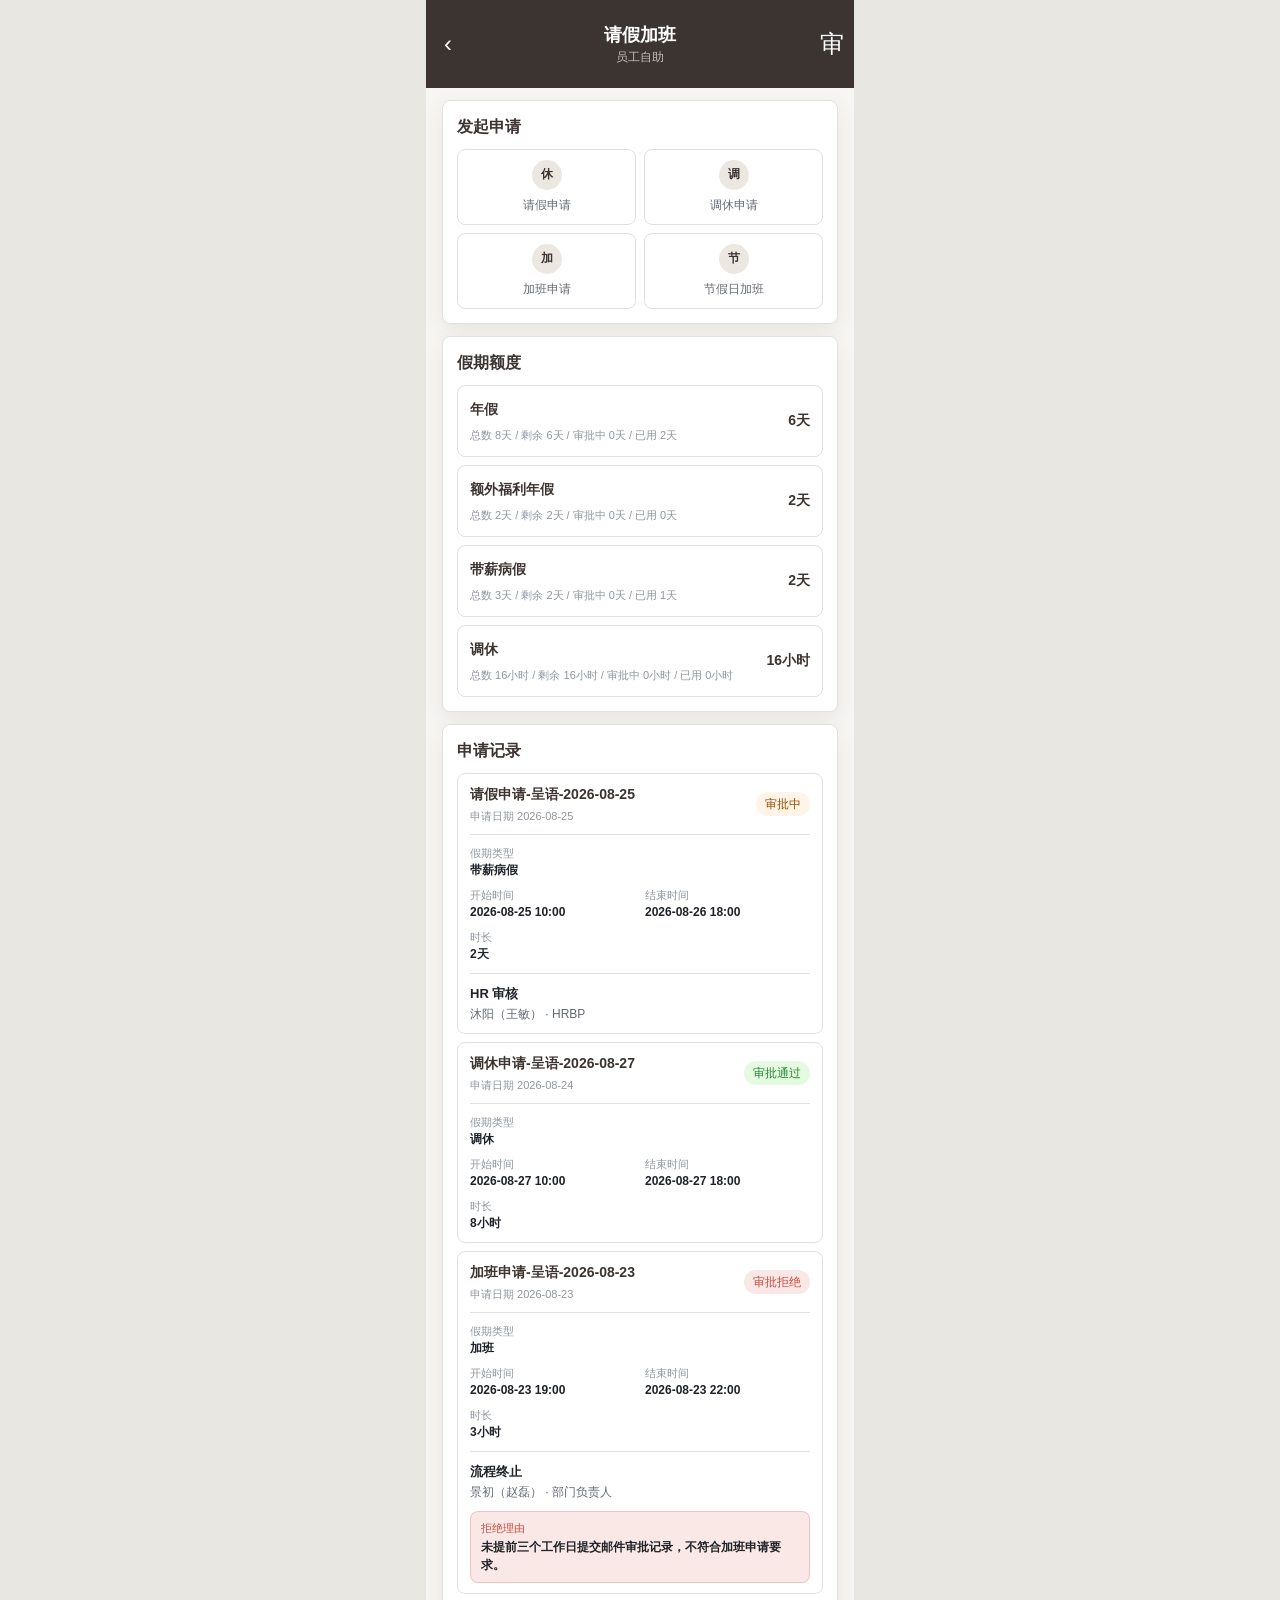
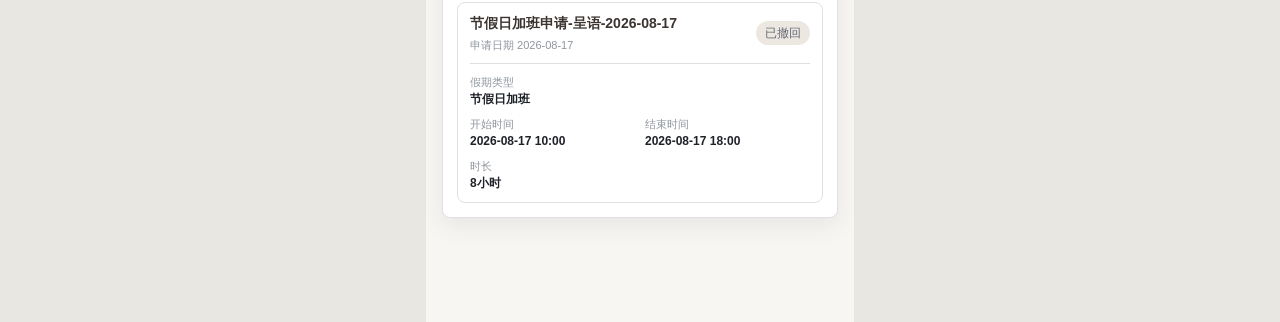
<file: index.html>
<!doctype html>
<html lang="zh-CN">
  <head>
    <meta charset="UTF-8" />
    <meta name="viewport" content="width=device-width, initial-scale=1.0, viewport-fit=cover" />
    <title>员工自助 - 请假加班移动端 Demo</title>
    <link rel="stylesheet" href="./styles.css?v=20260904-period-layout" />
  </head>
  <body>
    <main class="phone-shell">
      <section id="homePage" class="app-page active-page" aria-label="请假加班首页">
        <header class="mobile-nav">
          <button class="icon-button" type="button" aria-label="返回">‹</button>
          <div>
            <h1>请假加班</h1>
            <p>员工自助</p>
          </div>
          <button class="icon-button" type="button" id="approvalMenuBtn" aria-label="审批">审</button>
        </header>

        <section class="request-entry-card">
          <div class="section-title-row">
            <h2>发起申请</h2>
          </div>
          <div class="type-grid" role="tablist" aria-label="申请类型">
            <button class="type-tile" type="button" data-request="leave"><span>休</span>请假申请</button>
            <button class="type-tile" type="button" data-request="comp"><span>调</span>调休申请</button>
            <button class="type-tile" type="button" data-request="overtime"><span>加</span>加班申请</button>
            <button class="type-tile" type="button" data-request="holidayOvertime"><span>节</span>节假日加班</button>
          </div>
        </section>

        <section class="quota-section" aria-label="假期额度">
          <div class="section-title-row">
            <h2>假期额度</h2>
          </div>
          <div id="quotaList" class="quota-list"></div>
        </section>

        <section class="request-record-section" aria-label="申请记录">
          <div class="section-title-row">
            <h2>申请记录</h2>
          </div>
          <div id="homeRequestList" class="home-request-list"></div>
        </section>
      </section>

      <section id="applyPage" class="app-page" aria-label="申请页面">
        <header class="mobile-nav">
          <button class="icon-button" type="button" id="backHomeBtn" aria-label="返回">‹</button>
          <div>
            <h1 id="formTitle">请假申请</h1>
            <p id="formSubtitle">Leave application</p>
          </div>
          <button class="icon-button" type="button" aria-label="更多">···</button>
        </header>

        <section class="employee-card compact-card">
          <div>
            <span class="eyebrow">申请人</span>
            <h2>呈语（李群）</h2>
            <p>部门：数智科技中心 / 集团管理数字化 / 集团管理产品</p>
            <p>岗位：高级产品经理</p>
            <div class="employee-tags" aria-label="员工标签">
              <span>总部伙伴</span>
            </div>
          </div>
        </section>

        <section class="form-card">
          <form id="requestForm" class="mobile-form">
            <label class="field">
              <span>标题</span>
              <input id="titleInput" type="text" value="请假申请-呈语-2026-08-24" />
            </label>

            <label class="field" id="leaveTypeField">
              <span>假期类型</span>
              <select id="leaveTypeSelect" required></select>
            </label>

            <section id="qualificationInfoFields" class="marriage-info-fields is-hidden" aria-label="资格假材料信息">
              <label class="field">
                <span id="qualificationDateLabel">结婚日期</span>
                <input id="qualificationDateInput" type="date" value="2026-08-20" />
              </label>
            </section>

            <section id="selectedQuotaCard" class="selected-quota-card is-hidden" aria-label="当前假期额度">
              <div class="quota-card-head">
                <span>当前额度</span>
                <strong id="selectedQuotaName">年假</strong>
              </div>
              <div class="quota-metrics">
                <div><span>假期总数</span><strong id="quotaTotal">0天</strong></div>
                <div><span>假期剩余</span><strong id="quotaRemaining">0天</strong></div>
                <div><span>假期审批中</span><strong id="quotaPending">0天</strong></div>
                <div><span>假期已用</span><strong id="quotaUsed">0天</strong></div>
              </div>
            </section>

            <section id="leavePeriodCard" class="leave-period-card is-hidden" aria-label="请假时段">
              <div class="period-line">
                <span class="dot start"></span>
                <div class="paired-fields">
                  <label class="field compact-field">
                    <span>开始日期</span>
                    <input id="leaveStartDate" type="date" value="2026-08-24" required />
                  </label>
                  <label class="field compact-field">
                    <span>开始时段</span>
                    <select id="leaveStartPeriod"><option value="am">上午</option><option value="pm">下午</option></select>
                  </label>
                </div>
              </div>
              <div class="period-line">
                <span class="dot end"></span>
                <div class="paired-fields">
                  <label class="field compact-field">
                    <span>结束日期</span>
                    <input id="leaveEndDate" type="date" value="2026-08-24" required />
                  </label>
                  <label class="field compact-field">
                    <span>结束时段</span>
                    <select id="leaveEndPeriod"><option value="am">上午</option><option value="pm" selected>下午</option></select>
                  </label>
                </div>
              </div>
            </section>

            <div class="time-card">
              <div class="time-line">
                <span class="dot start"></span>
                <label class="field compact-field">
                  <span>开始</span>
                  <input id="startDate" type="date" value="2026-08-24" />
                </label>
                <label class="field compact-field">
                  <span>时间</span>
                  <select id="startTime"><option>09:00</option><option>10:00</option><option>11:00</option><option>13:00</option><option>14:00</option><option>15:00</option><option>16:00</option><option>17:00</option></select>
                </label>
              </div>
              <div class="time-line">
                <span class="dot end"></span>
                <label class="field compact-field">
                  <span>结束</span>
                  <input id="endDate" type="date" value="2026-08-24" />
                </label>
                <label class="field compact-field">
                  <span>时间</span>
                  <select id="endTime"><option>10:00</option><option>11:00</option><option>12:00</option><option>14:00</option><option>15:00</option><option>16:00</option><option>17:00</option><option selected>18:00</option></select>
                </label>
              </div>
            </div>

            <section id="overtimeSegmentsCard" class="overtime-segments-card is-hidden" aria-label="加班明细">
              <div class="segments-head">
                <strong id="overtimeSegmentsTitle">加班明细</strong>
                <button id="addOvertimeSegmentBtn" class="small-button" type="button" data-segment-action="add">新增</button>
              </div>
              <div id="overtimeSegmentsList" class="overtime-segments-list"></div>
            </section>

            <section id="attendanceRecordsCard" class="attendance-records-card is-hidden" aria-label="考勤记录">
              <div class="segments-head">
                <strong>考勤记录</strong>
              </div>
              <div id="attendanceRecordsList" class="attendance-records-list"></div>
            </section>

            <label class="field total-field">
              <span id="totalLabel">合计（天）</span>
              <input id="totalInput" type="number" min="0" step="0.5" value="1" />
            </label>

            <div id="validationBanner" class="validation-banner" role="status"></div>

            <label class="field">
              <span id="reasonLabel">请假事由</span>
              <textarea id="reasonInput" rows="4" placeholder="请输入申请原因、工作安排或补充说明。">家中事务处理，已同步项目安排。</textarea>
            </label>

            <section class="upload-row" aria-label="附件上传">
              <div>
                <strong>上传附件</strong>
                <p id="attachmentText">单个文件最大 30M。</p>
              </div>
              <button class="small-button" type="button" id="uploadAttachmentBtn">上传</button>
            </section>
          </form>
        </section>

        <section id="requirementCard" class="requirement-card is-hidden">
          <h2 id="requirementTitle">请假要求</h2>
          <div class="requirement-stack">
            <div>
              <span>填写说明</span>
              <div id="memoRule"></div>
            </div>
          </div>
        </section>
      </section>

      <section id="requestDetailPage" class="app-page" aria-label="申请详情">
        <header class="mobile-nav">
          <button class="icon-button" type="button" id="backFromRequestDetailBtn" aria-label="返回">‹</button>
          <div>
            <h1 id="requestDetailPageTitle">申请详情</h1>
            <p>只读详情</p>
          </div>
          <span></span>
        </header>
        <section id="requestDetailPageBody" class="detail-card request-detail-page-body"></section>
      </section>

      <section id="approvalPage" class="app-page" aria-label="请假加班审批">
        <header class="mobile-nav">
          <button class="icon-button" type="button" id="backFromApprovalBtn" aria-label="返回">‹</button>
          <div>
            <h1>请假加班审批</h1>
            <p>待办单据</p>
          </div>
          <span></span>
        </header>
        <section class="approval-page-content">
          <nav class="approval-tabs" aria-label="审批类型">
            <button type="button" class="approval-tab active" data-approval-tab="leave">请假</button>
            <button type="button" class="approval-tab" data-approval-tab="comp">调休</button>
            <button type="button" class="approval-tab" data-approval-tab="overtime">加班</button>
            <button type="button" class="approval-tab" data-approval-tab="holidayOvertime">节假日加班</button>
          </nav>
          <div id="approvalList" class="approval-list"></div>
        </section>
      </section>

    </main>

    <footer id="submitBar" class="submit-bar is-hidden">
      <div>
        <span>当前合计</span>
        <strong id="footerTotal">1 天</strong>
      </div>
      <button class="primary-button" type="button" id="submitBtn">提交申请</button>
    </footer>

    <div id="toast" class="toast" role="status" aria-live="polite"></div>
    <div id="requestDetailDialog" class="dialog-mask is-hidden" role="dialog" aria-modal="true" aria-labelledby="requestDetailTitle">
      <section class="dialog-card request-detail-card">
        <div class="detail-dialog-head">
          <h2 id="requestDetailTitle">申请详情</h2>
          <button class="icon-button" type="button" id="closeRequestDetailBtn" aria-label="关闭">×</button>
        </div>
        <div id="requestDetailBody" class="request-detail-body"></div>
        <div id="requestDetailActions" class="request-detail-actions"></div>
      </section>
    </div>
    <div id="marriageDialog" class="dialog-mask is-hidden" role="dialog" aria-modal="true" aria-labelledby="marriageDialogTitle">
      <section class="dialog-card">
        <h2 id="marriageDialogTitle">首次申请婚假</h2>
        <p id="qualificationDialogText">首次申请婚假，请提交结婚登记材料，审批通过后将生成10天婚假额度，并扣除本次申请时长。</p>
        <button class="primary-button dialog-confirm" type="button" id="confirmMarriageDialogBtn">确认</button>
      </section>
    </div>
    <script src="./app.js?v=20260904-period-layout"></script>
  </body>
</html>
</file>
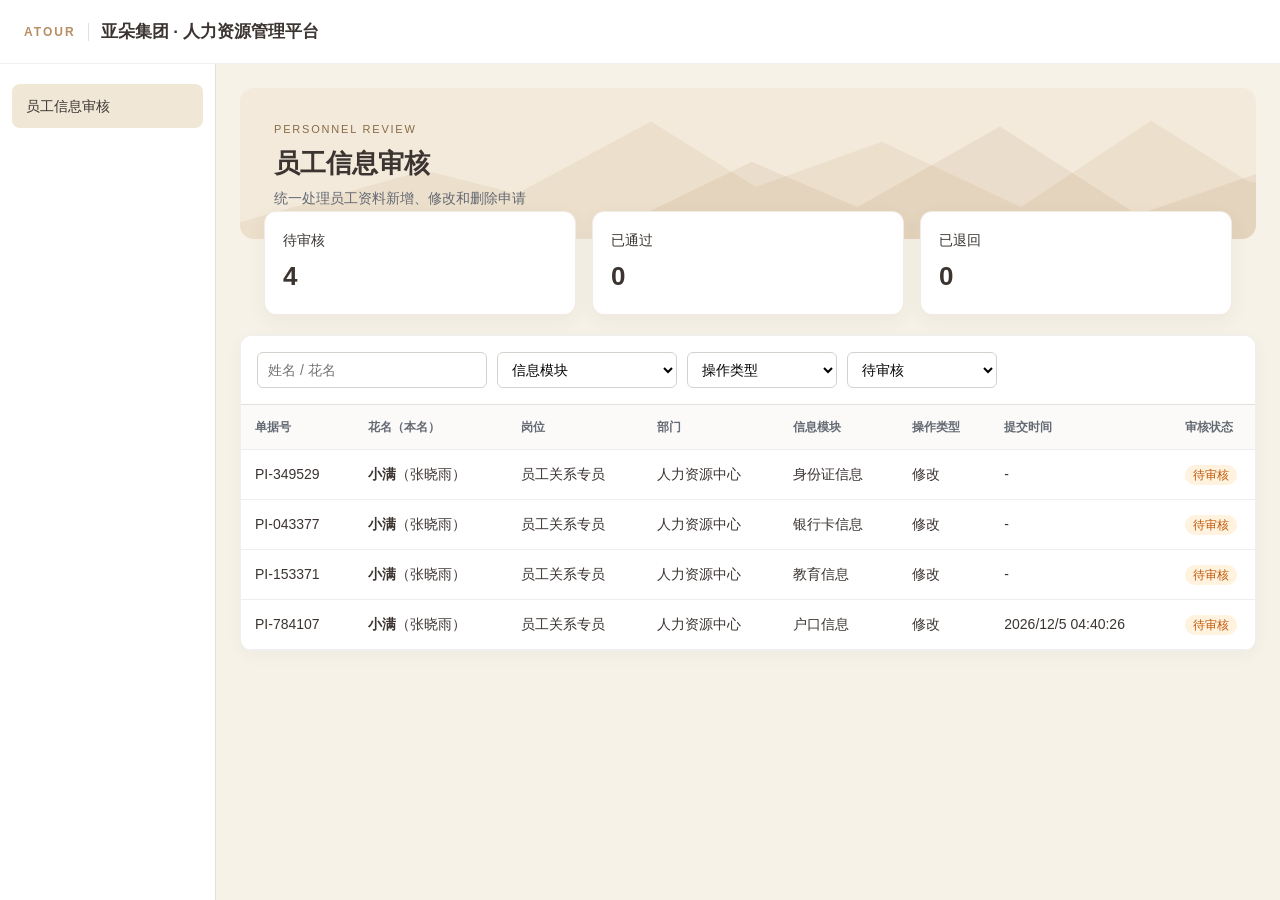
<file: admin.html>
<!doctype html><html lang="zh-CN"><head><meta charset="UTF-8"><meta name="viewport" content="width=device-width,initial-scale=1"><title>员工信息审核</title><link rel="stylesheet" href="./src/admin.css"><link rel="stylesheet" href="./src/admin-enhancements.css?v=7"></head><body><div id="admin-app"></div><script type="module" src="./src/admin.js?v=5"></script></body></html>
</file>
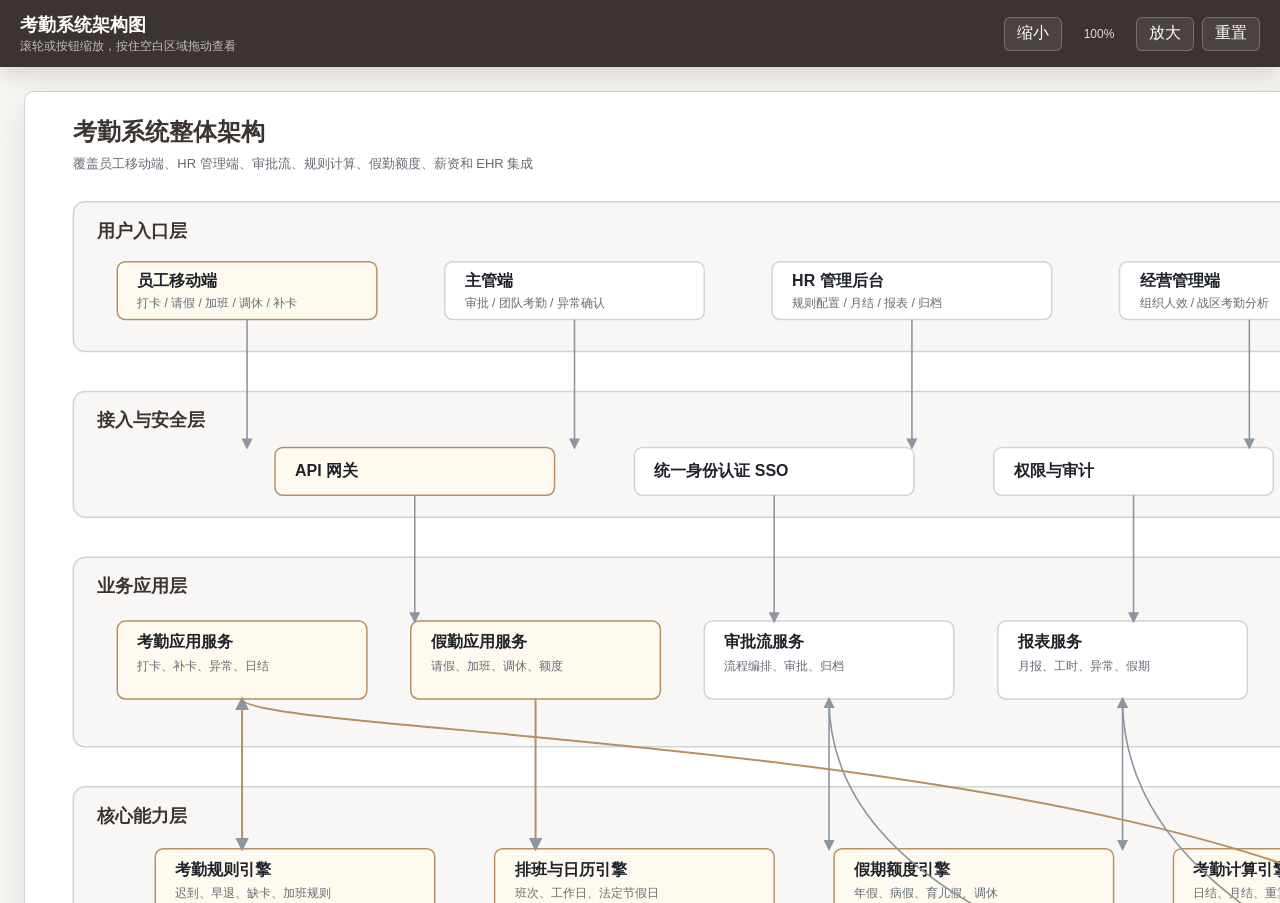
<file: attendance-architecture.html>
<!doctype html>
<html lang="zh-CN">
  <head>
    <meta charset="UTF-8" />
    <meta name="viewport" content="width=device-width, initial-scale=1.0" />
    <title>考勤系统架构图</title>
    <style>
      :root {
        --brand-dark: #3b3431;
        --brand-paper: #f7f6f3;
        --brand-line: #d0d3d6;
        --brand-gold: #b78f62;
        --brand-gold-soft: #f5e8c8;
        --text-secondary: #646a73;
        --surface: #ffffff;
        --info-soft: #f0f4ff;
      }

      * {
        box-sizing: border-box;
      }

      body {
        margin: 0;
        color: var(--brand-dark);
        background: var(--brand-paper);
        font-family: "PingFang SC", "Microsoft YaHei", Arial, sans-serif;
      }

      .topbar {
        position: sticky;
        top: 0;
        z-index: 10;
        display: flex;
        align-items: center;
        justify-content: space-between;
        gap: 16px;
        min-height: 64px;
        padding: 12px 20px;
        color: #fff;
        background: var(--brand-dark);
        box-shadow: 0 8px 20px rgba(59, 52, 49, 0.16);
      }

      .title h1 {
        margin: 0;
        font-size: 18px;
        line-height: 26px;
      }

      .title p {
        margin: 0;
        color: rgba(255, 255, 255, 0.68);
        font-size: 12px;
      }

      .toolbar {
        display: flex;
        gap: 8px;
        align-items: center;
      }

      button {
        min-height: 34px;
        border: 1px solid rgba(255, 255, 255, 0.24);
        border-radius: 6px;
        padding: 0 12px;
        color: #fff;
        background: rgba(255, 255, 255, 0.08);
        font: inherit;
        cursor: pointer;
      }

      .zoom-value {
        min-width: 58px;
        color: rgba(255, 255, 255, 0.82);
        text-align: center;
        font-size: 12px;
      }

      .canvas-shell {
        height: calc(100vh - 64px);
        overflow: auto;
        padding: 24px;
        cursor: grab;
      }

      .canvas-shell.dragging {
        cursor: grabbing;
        user-select: none;
      }

      .diagram-stage {
        width: 1680px;
        height: 1160px;
        transform-origin: 0 0;
      }

      svg {
        display: block;
        width: 1680px;
        height: 1160px;
        border: 1px solid var(--brand-line);
        border-radius: 10px;
        background: #fff;
        box-shadow: 0 12px 32px rgba(59, 52, 49, 0.12);
      }

      .layer-title {
        font-size: 24px;
        font-weight: 700;
        fill: var(--brand-dark);
      }

      .node-title {
        font-size: 16px;
        font-weight: 700;
        fill: #1f2329;
      }

      .node-sub {
        font-size: 12px;
        fill: var(--text-secondary);
      }

      .group-label {
        font-size: 18px;
        font-weight: 700;
        fill: var(--brand-dark);
      }

      .hint {
        font-size: 13px;
        fill: var(--text-secondary);
      }

      @media (max-width: 720px) {
        .topbar {
          align-items: flex-start;
          flex-direction: column;
        }

        .canvas-shell {
          height: calc(100vh - 118px);
          padding: 12px;
        }
      }
    </style>
  </head>
  <body>
    <header class="topbar">
      <div class="title">
        <h1>考勤系统架构图</h1>
        <p>滚轮或按钮缩放，按住空白区域拖动查看</p>
      </div>
      <div class="toolbar" aria-label="缩放控制">
        <button id="zoomOut" type="button">缩小</button>
        <span id="zoomValue" class="zoom-value">100%</span>
        <button id="zoomIn" type="button">放大</button>
        <button id="reset" type="button">重置</button>
      </div>
    </header>

    <main id="canvas" class="canvas-shell">
      <div id="stage" class="diagram-stage">
        <svg viewBox="0 0 1680 1160" role="img" aria-label="考勤系统架构图">
          <defs>
            <marker id="arrow" viewBox="0 0 10 10" refX="8" refY="5" markerWidth="7" markerHeight="7" orient="auto-start-reverse">
              <path d="M 0 0 L 10 5 L 0 10 z" fill="#8f959e" />
            </marker>
            <style>
              .group { fill: #f8f7f5; stroke: #d0d3d6; stroke-width: 1.5; }
              .node { fill: #ffffff; stroke: #d0d3d6; stroke-width: 1.5; rx: 8; }
              .primary { fill: #fffaf0; stroke: #b78f62; }
              .data { fill: #f0f4ff; stroke: #9eb6f7; }
              .external { fill: #f7f7f7; stroke: #c8ccd1; }
              .line { stroke: #8f959e; stroke-width: 1.6; fill: none; marker-end: url(#arrow); }
              .strong-line { stroke: #b78f62; stroke-width: 2; fill: none; marker-end: url(#arrow); }
            </style>
          </defs>

          <text x="48" y="48" class="layer-title">考勤系统整体架构</text>
          <text x="48" y="76" class="hint">覆盖员工移动端、HR 管理端、审批流、规则计算、假勤额度、薪资和 EHR 集成</text>

          <rect class="group" x="48" y="110" width="1584" height="150" rx="12" />
          <text x="72" y="145" class="group-label">用户入口层</text>
          <rect class="node primary" x="92" y="170" width="260" height="58" />
          <text x="112" y="194" class="node-title">员工移动端</text>
          <text x="112" y="215" class="node-sub">打卡 / 请假 / 加班 / 调休 / 补卡</text>
          <rect class="node" x="420" y="170" width="260" height="58" />
          <text x="440" y="194" class="node-title">主管端</text>
          <text x="440" y="215" class="node-sub">审批 / 团队考勤 / 异常确认</text>
          <rect class="node" x="748" y="170" width="280" height="58" />
          <text x="768" y="194" class="node-title">HR 管理后台</text>
          <text x="768" y="215" class="node-sub">规则配置 / 月结 / 报表 / 归档</text>
          <rect class="node" x="1096" y="170" width="260" height="58" />
          <text x="1116" y="194" class="node-title">经营管理端</text>
          <text x="1116" y="215" class="node-sub">组织人效 / 战区考勤分析</text>

          <rect class="group" x="48" y="300" width="1584" height="126" rx="12" />
          <text x="72" y="335" class="group-label">接入与安全层</text>
          <rect class="node primary" x="250" y="356" width="280" height="48" />
          <text x="270" y="385" class="node-title">API 网关</text>
          <rect class="node" x="610" y="356" width="280" height="48" />
          <text x="630" y="385" class="node-title">统一身份认证 SSO</text>
          <rect class="node" x="970" y="356" width="280" height="48" />
          <text x="990" y="385" class="node-title">权限与审计</text>

          <rect class="group" x="48" y="466" width="1584" height="190" rx="12" />
          <text x="72" y="501" class="group-label">业务应用层</text>
          <rect class="node primary" x="92" y="530" width="250" height="78" />
          <text x="112" y="556" class="node-title">考勤应用服务</text>
          <text x="112" y="579" class="node-sub">打卡、补卡、异常、日结</text>
          <rect class="node primary" x="386" y="530" width="250" height="78" />
          <text x="406" y="556" class="node-title">假勤应用服务</text>
          <text x="406" y="579" class="node-sub">请假、加班、调休、额度</text>
          <rect class="node" x="680" y="530" width="250" height="78" />
          <text x="700" y="556" class="node-title">审批流服务</text>
          <text x="700" y="579" class="node-sub">流程编排、审批、归档</text>
          <rect class="node" x="974" y="530" width="250" height="78" />
          <text x="994" y="556" class="node-title">报表服务</text>
          <text x="994" y="579" class="node-sub">月报、工时、异常、假期</text>
          <rect class="node" x="1268" y="530" width="250" height="78" />
          <text x="1288" y="556" class="node-title">消息通知服务</text>
          <text x="1288" y="579" class="node-sub">飞书、企微、短信、邮件</text>

          <rect class="group" x="48" y="696" width="1584" height="180" rx="12" />
          <text x="72" y="731" class="group-label">核心能力层</text>
          <rect class="node primary" x="130" y="758" width="280" height="70" />
          <text x="150" y="784" class="node-title">考勤规则引擎</text>
          <text x="150" y="806" class="node-sub">迟到、早退、缺卡、加班规则</text>
          <rect class="node primary" x="470" y="758" width="280" height="70" />
          <text x="490" y="784" class="node-title">排班与日历引擎</text>
          <text x="490" y="806" class="node-sub">班次、工作日、法定节假日</text>
          <rect class="node primary" x="810" y="758" width="280" height="70" />
          <text x="830" y="784" class="node-title">假期额度引擎</text>
          <text x="830" y="806" class="node-sub">年假、病假、育儿假、调休</text>
          <rect class="node primary" x="1150" y="758" width="280" height="70" />
          <text x="1170" y="784" class="node-title">考勤计算引擎</text>
          <text x="1170" y="806" class="node-sub">日结、月结、重算、冲正</text>

          <rect class="group" x="48" y="916" width="860" height="190" rx="12" />
          <text x="72" y="951" class="group-label">数据层</text>
          <rect class="node data" x="92" y="978" width="220" height="54" />
          <text x="112" y="1011" class="node-title">考勤库</text>
          <rect class="node data" x="342" y="978" width="220" height="54" />
          <text x="362" y="1011" class="node-title">假勤库</text>
          <rect class="node data" x="592" y="978" width="220" height="54" />
          <text x="612" y="1011" class="node-title">规则配置库</text>
          <rect class="node data" x="92" y="1050" width="220" height="54" />
          <text x="112" y="1083" class="node-title">组织人员库</text>
          <rect class="node data" x="342" y="1050" width="220" height="54" />
          <text x="362" y="1083" class="node-title">附件存储</text>
          <rect class="node data" x="592" y="1050" width="220" height="54" />
          <text x="612" y="1083" class="node-title">缓存 / 规则快照</text>

          <rect class="group" x="950" y="916" width="682" height="190" rx="12" />
          <text x="974" y="951" class="group-label">外部系统集成</text>
          <rect class="node external" x="994" y="978" width="180" height="54" />
          <text x="1014" y="1011" class="node-title">EHR</text>
          <rect class="node external" x="1202" y="978" width="180" height="54" />
          <text x="1222" y="1011" class="node-title">OA 流程平台</text>
          <rect class="node external" x="1410" y="978" width="180" height="54" />
          <text x="1430" y="1011" class="node-title">考勤设备</text>
          <rect class="node external" x="994" y="1050" width="180" height="54" />
          <text x="1014" y="1083" class="node-title">节假日日历</text>
          <rect class="node external" x="1202" y="1050" width="180" height="54" />
          <text x="1222" y="1083" class="node-title">薪资系统</text>
          <rect class="node external" x="1410" y="1050" width="180" height="54" />
          <text x="1430" y="1083" class="node-title">BI / 数仓</text>

          <path class="line" d="M222 228 V356" />
          <path class="line" d="M550 228 V356" />
          <path class="line" d="M888 228 V356" />
          <path class="line" d="M1226 228 V356" />
          <path class="line" d="M390 404 V530" />
          <path class="line" d="M750 404 V530" />
          <path class="line" d="M1110 404 V530" />

          <path class="strong-line" d="M217 608 V758" />
          <path class="strong-line" d="M511 608 V758" />
          <path class="line" d="M805 608 V758" />
          <path class="line" d="M1099 608 V758" />
          <path class="line" d="M1393 608 C1393 650 1290 700 1290 758" />

          <path class="line" d="M270 828 V978" />
          <path class="line" d="M950 828 C950 890 452 910 452 978" />
          <path class="line" d="M610 828 C610 900 702 910 702 978" />
          <path class="line" d="M1290 828 C1290 890 702 900 702 1050" />

          <path class="strong-line" d="M1084 978 C1084 880 950 870 950 828" />
          <path class="line" d="M1292 978 C1292 900 805 870 805 608" />
          <path class="strong-line" d="M1500 978 C1500 650 217 650 217 608" />
          <path class="line" d="M1084 1050 C1084 900 610 890 610 828" />
          <path class="strong-line" d="M1292 1050 C1292 900 1290 870 1290 828" />
          <path class="line" d="M1500 1050 C1500 900 1099 860 1099 608" />
        </svg>
      </div>
    </main>

    <script>
      const canvas = document.querySelector("#canvas");
      const stage = document.querySelector("#stage");
      const zoomValue = document.querySelector("#zoomValue");
      let scale = 1;
      let dragging = false;
      let startX = 0;
      let startY = 0;
      let scrollLeft = 0;
      let scrollTop = 0;

      function setZoom(nextScale) {
        scale = Math.min(2.4, Math.max(0.45, nextScale));
        stage.style.transform = `scale(${scale})`;
        stage.style.width = `${1680 * scale}px`;
        stage.style.height = `${1160 * scale}px`;
        zoomValue.textContent = `${Math.round(scale * 100)}%`;
      }

      document.querySelector("#zoomIn").addEventListener("click", () => setZoom(scale + 0.15));
      document.querySelector("#zoomOut").addEventListener("click", () => setZoom(scale - 0.15));
      document.querySelector("#reset").addEventListener("click", () => {
        setZoom(1);
        canvas.scrollTo({ left: 0, top: 0, behavior: "smooth" });
      });

      canvas.addEventListener("wheel", (event) => {
        if (!event.ctrlKey && !event.metaKey) return;
        event.preventDefault();
        setZoom(scale + (event.deltaY < 0 ? 0.12 : -0.12));
      }, { passive: false });

      canvas.addEventListener("mousedown", (event) => {
        dragging = true;
        canvas.classList.add("dragging");
        startX = event.pageX;
        startY = event.pageY;
        scrollLeft = canvas.scrollLeft;
        scrollTop = canvas.scrollTop;
      });

      window.addEventListener("mouseup", () => {
        dragging = false;
        canvas.classList.remove("dragging");
      });

      canvas.addEventListener("mousemove", (event) => {
        if (!dragging) return;
        canvas.scrollLeft = scrollLeft - (event.pageX - startX);
        canvas.scrollTop = scrollTop - (event.pageY - startY);
      });

      setZoom(1);
    </script>
  </body>
</html>
</file>
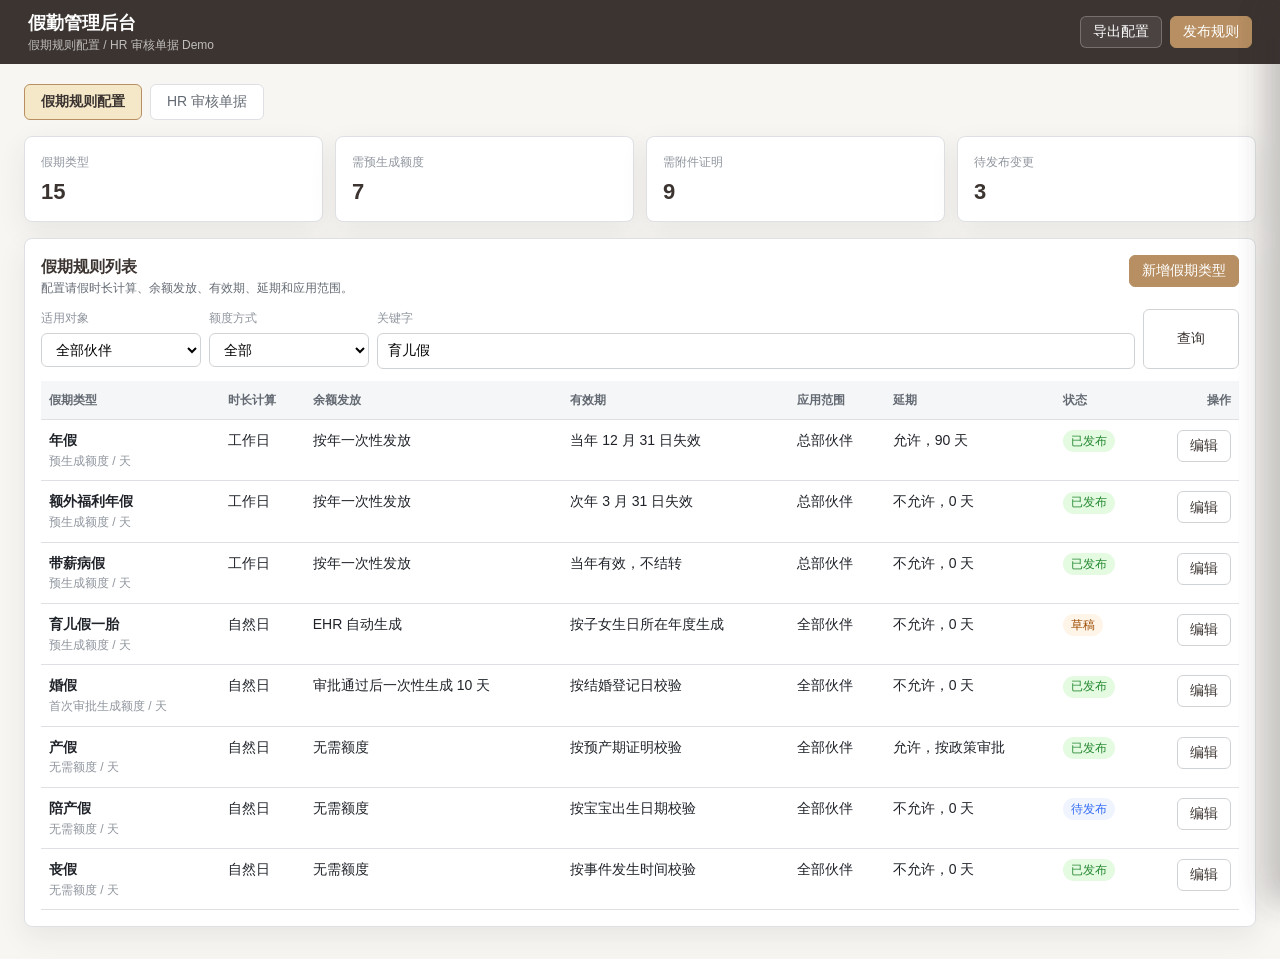
<file: hr-admin.html>
<!doctype html>
<html lang="zh-CN">
  <head>
    <meta charset="UTF-8" />
    <meta name="viewport" content="width=device-width, initial-scale=1.0" />
    <title>HR 假勤管理 Demo</title>
    <style>
      :root {
        --brand-dark: #3b3431;
        --brand-paper: #f7f6f3;
        --brand-paper-strong: #ede7e2;
        --brand-gold: #b78f62;
        --brand-gold-soft: #f5e8c8;
        --text-primary: #1f2329;
        --text-secondary: #646a73;
        --text-tertiary: #8f959e;
        --line: #d0d3d6;
        --line-soft: #dee0e3;
        --surface: #ffffff;
        --info: #336df4;
        --info-soft: #f0f4ff;
        --success: #258832;
        --success-soft: #e4fae1;
        --warning: #ed6d0c;
        --warning-soft: #fff4e8;
        --danger: #cc4b3d;
        --danger-soft: #fae8e6;
        --shadow: 0 10px 28px rgba(59, 52, 49, 0.08);
      }

      * { box-sizing: border-box; }
      body {
        margin: 0;
        color: var(--text-primary);
        background: var(--brand-paper);
        font: 14px/1.55 "PingFang SC", "Microsoft YaHei", Arial, sans-serif;
      }
      button, input, select, textarea { font: inherit; }
      button { cursor: pointer; }
      h1, h2, h3, p { margin: 0; }

      .topbar {
        display: flex;
        align-items: center;
        justify-content: space-between;
        min-height: 64px;
        padding: 0 28px;
        color: #fff;
        background: var(--brand-dark);
      }
      .topbar h1 { font-size: 18px; line-height: 26px; }
      .topbar p { color: rgba(255,255,255,.68); font-size: 12px; }
      .top-actions { display: flex; gap: 8px; }
      .btn {
        min-height: 32px;
        border: 1px solid var(--line);
        border-radius: 6px;
        padding: 0 12px;
        color: var(--brand-dark);
        background: #fff;
      }
      .btn.primary { border-color: var(--brand-gold); color: #fff; background: var(--brand-gold); }
      .btn.ghost { color: #fff; border-color: rgba(255,255,255,.24); background: rgba(255,255,255,.08); }
      .btn.danger { border-color: var(--danger); color: var(--danger); background: #fff; }

      .layout { max-width: 1440px; margin: 0 auto; padding: 20px 24px 32px; }
      .tabs {
        display: flex;
        gap: 8px;
        margin-bottom: 16px;
      }
      .tab {
        min-height: 36px;
        border: 1px solid var(--line-soft);
        border-radius: 6px;
        padding: 0 16px;
        color: var(--text-secondary);
        background: #fff;
      }
      .tab.active { color: var(--brand-dark); border-color: var(--brand-gold); background: var(--brand-gold-soft); font-weight: 700; }
      .page { display: none; }
      .page.active { display: block; }

      .summary-grid { display: grid; grid-template-columns: repeat(4, minmax(0,1fr)); gap: 12px; margin-bottom: 16px; }
      .metric, .panel {
        border: 1px solid var(--line-soft);
        border-radius: 8px;
        background: var(--surface);
        box-shadow: var(--shadow);
      }
      .metric { padding: 14px 16px; }
      .metric span { color: var(--text-tertiary); font-size: 12px; }
      .metric strong { display: block; margin-top: 4px; color: var(--brand-dark); font-size: 22px; line-height: 30px; }
      .panel { padding: 16px; }
      .panel-head { display: flex; justify-content: space-between; align-items: flex-start; gap: 12px; margin-bottom: 12px; }
      .panel-head h2 { color: var(--brand-dark); font-size: 16px; line-height: 24px; }
      .panel-head p { color: var(--text-secondary); font-size: 12px; }

      .rule-grid { display: grid; grid-template-columns: minmax(0, 1fr); gap: 16px; align-items: start; }
      .audit-grid { display: grid; grid-template-columns: minmax(0, 1fr); gap: 16px; align-items: start; }
      .sub-tabs { display: inline-flex; gap: 4px; margin-bottom: 12px; border: 1px solid var(--line-soft); border-radius: 8px; padding: 4px; background: #fff; }
      .sub-tab { min-height: 32px; border: 0; border-radius: 6px; padding: 0 16px; color: var(--text-secondary); background: transparent; }
      .sub-tab.active { color: var(--brand-dark); border-color: var(--brand-gold); background: var(--brand-gold-soft); font-weight: 700; }
      .audit-tab-row { display: inline-flex; flex-wrap: wrap; gap: 4px; margin-bottom: 12px; margin-left: 12px; border: 1px solid var(--line-soft); border-radius: 8px; padding: 4px; background: #fff; }
      .status-tab { min-height: 32px; border: 0; border-radius: 6px; padding: 0 14px; color: var(--text-secondary); background: transparent; }
      .status-tab.active { color: var(--brand-dark); border-color: var(--brand-gold); background: var(--brand-gold-soft); font-weight: 700; }
      .table-wrap { overflow-x: auto; }
      .table-wrap table { min-width: 1360px; }
      .filters { display: grid; grid-template-columns: 160px 160px 1fr 96px; gap: 8px; margin-bottom: 12px; }
      .field span { display: block; margin-bottom: 5px; color: var(--text-tertiary); font-size: 12px; }
      .field input, .field select, .field textarea {
        width: 100%; min-height: 34px; border: 1px solid var(--line); border-radius: 6px; padding: 6px 10px; background: #fff;
      }
      textarea { resize: vertical; }

      table { width: 100%; border-collapse: collapse; }
      th, td { border-bottom: 1px solid var(--line-soft); padding: 10px 8px; text-align: left; vertical-align: top; }
      th { color: var(--text-secondary); background: #f5f6f7; font-size: 12px; font-weight: 700; }
      tr.clickable:hover { background: #fffaf0; }
      .num { text-align: right; white-space: nowrap; }
      .muted { color: var(--text-tertiary); font-size: 12px; }
      .tag { display: inline-flex; align-items: center; min-height: 22px; border-radius: 999px; padding: 0 8px; color: var(--text-secondary); background: var(--brand-paper-strong); font-size: 12px; white-space: nowrap; }
      .tag.green { color: var(--success); background: var(--success-soft); }
      .tag.orange { color: #9b4c00; background: var(--warning-soft); }
      .tag.red { color: var(--danger); background: var(--danger-soft); }
      .tag.blue { color: var(--info); background: var(--info-soft); }

      .detail-stack { display: grid; gap: 12px; }
      .detail-block { border: 1px solid var(--line-soft); border-radius: 8px; padding: 12px; background: #fffdf9; }
      .detail-block h3 { margin-bottom: 8px; font-size: 14px; color: var(--brand-dark); }
      .kv { display: grid; grid-template-columns: 96px 1fr; gap: 8px; margin-bottom: 6px; }
      .kv dt { color: var(--text-tertiary); }
      .kv dd { margin: 0; }
      .check-list, .timeline { margin: 0; padding-left: 18px; }
      .check-list li, .timeline li { margin-bottom: 6px; }
      .attachment-grid { display: grid; grid-template-columns: repeat(2, minmax(0, 1fr)); gap: 10px; }
      .attachment-card { border: 1px solid var(--line-soft); border-radius: 8px; overflow: hidden; background: #fff; }
      .attachment-preview { display: flex; align-items: center; justify-content: center; height: 96px; color: var(--brand-dark); background: var(--brand-paper-strong); font-weight: 700; }
      .attachment-meta { padding: 8px 10px; }
      .attachment-meta strong { display: block; overflow: hidden; text-overflow: ellipsis; white-space: nowrap; }
      .attachment-meta span { color: var(--text-tertiary); font-size: 12px; }
      .action-row { display: flex; gap: 8px; justify-content: flex-end; margin-top: 12px; }
      .row-actions { display: flex; gap: 6px; justify-content: flex-end; white-space: nowrap; }
      .audit-actions.hidden { display: none; }
      .hidden { display: none !important; }
      .rule-form { display: grid; gap: 10px; }
      .two-col { display: grid; grid-template-columns: 1fr 1fr; gap: 10px; }
      .drawer-mask { position: fixed; inset: 0; z-index: 40; display: none; background: rgba(31, 35, 41, .38); }
      .drawer-mask.open { display: block; }
      .drawer { position: fixed; top: 0; right: 0; z-index: 41; width: min(560px, 100vw); height: 100vh; padding: 18px; overflow: auto; background: var(--surface); box-shadow: -12px 0 30px rgba(59, 52, 49, .16); transform: translateX(100%); transition: transform .18s ease; }
      .drawer.open { transform: translateX(0); }
      .drawer-head { display: flex; align-items: flex-start; justify-content: space-between; gap: 12px; margin-bottom: 16px; }
      .drawer-head h2 { color: var(--brand-dark); font-size: 18px; line-height: 26px; }
      .drawer-head p { color: var(--text-secondary); font-size: 12px; }
      .drawer-close { width: 34px; min-height: 34px; padding: 0; border-radius: 50%; }

      @media (max-width: 1100px) {
        .summary-grid, .rule-grid, .audit-grid { grid-template-columns: 1fr; }
        .filters { grid-template-columns: 1fr 1fr; }
      }
      @media (max-width: 640px) {
        .topbar { align-items: flex-start; flex-direction: column; padding: 14px 16px; }
        .layout { padding: 12px; }
        .summary-grid, .filters, .two-col { grid-template-columns: 1fr; }
        th:nth-child(4), td:nth-child(4), th:nth-child(6), td:nth-child(6) { display: none; }
      }
    </style>
  </head>
  <body>
    <header class="topbar">
      <div>
        <h1>假勤管理后台</h1>
        <p>假期规则配置 / HR 审核单据 Demo</p>
      </div>
      <div class="top-actions">
        <button class="btn ghost" type="button">导出配置</button>
        <button class="btn primary" type="button">发布规则</button>
      </div>
    </header>

    <main class="layout">
      <nav class="tabs" aria-label="页面切换">
        <button class="tab active" type="button" data-page="rulesPage">假期规则配置</button>
        <button class="tab" type="button" data-page="auditPage">HR 审核单据</button>
      </nav>

      <section id="rulesPage" class="page active">
        <div class="summary-grid">
          <div class="metric"><span>假期类型</span><strong>15</strong></div>
          <div class="metric"><span>需预生成额度</span><strong>7</strong></div>
          <div class="metric"><span>需附件证明</span><strong>9</strong></div>
          <div class="metric"><span>待发布变更</span><strong>3</strong></div>
        </div>

        <div class="rule-grid">
          <section class="panel">
            <div class="panel-head">
              <div>
                <h2>假期规则列表</h2>
                <p>配置请假时长计算、余额发放、有效期、延期和应用范围。</p>
              </div>
              <button class="btn primary" type="button">新增假期类型</button>
            </div>
            <div class="filters">
              <label class="field"><span>适用对象</span><select><option>全部伙伴</option><option>总部伙伴</option><option>门店伙伴</option></select></label>
              <label class="field"><span>额度方式</span><select><option>全部</option><option>预生成额度</option><option>无需额度</option></select></label>
              <label class="field"><span>关键字</span><input value="育儿假" /></label>
              <button class="btn" type="button">查询</button>
            </div>
            <table>
              <thead>
                <tr><th>假期类型</th><th>时长计算</th><th>余额发放</th><th>有效期</th><th>应用范围</th><th>延期</th><th>状态</th><th class="num">操作</th></tr>
              </thead>
              <tbody id="ruleTable"></tbody>
            </table>
          </section>

        </div>
      </section>

      <section id="auditPage" class="page">
        <div class="sub-tabs" aria-label="审核单据类型">
          <button class="sub-tab active" type="button" data-audit-type="overtime">加班</button>
          <button class="sub-tab" type="button" data-audit-type="comp">调休</button>
          <button class="sub-tab" type="button" data-audit-type="leave">请假</button>
        </div>
        <div class="audit-tab-row" aria-label="审批状态">
          <button class="status-tab active" type="button" data-audit-status="全部">全部</button>
          <button class="status-tab" type="button" data-audit-status="审批中">待审批</button>
          <button class="status-tab" type="button" data-audit-status="审批通过">审批通过</button>
          <button class="status-tab" type="button" data-audit-status="审批拒绝">审批拒绝</button>
        </div>
        <div class="audit-grid">
          <section class="panel">
            <div class="panel-head">
              <div>
                <h2>审核单据</h2>
              </div>
              <button class="btn" type="button">批量导出</button>
            </div>
            <div class="filters">
              <label class="field"><span>单据状态</span><select><option>全部</option><option>审批中</option><option>审批通过</option><option>审批拒绝</option></select></label>
              <label class="field"><span>当前节点</span><select><option>全部</option><option>直属主管</option><option>HR 审核</option><option>流程归档</option></select></label>
              <label class="field"><span>申请人</span><input value="呈语" /></label>
              <button class="btn" type="button">查询</button>
            </div>
            <div class="table-wrap">
              <table>
                <thead id="auditHead"></thead>
                <tbody id="auditTable"></tbody>
              </table>
            </div>
          </section>
        </div>
      </section>
    </main>

    <div id="drawerMask" class="drawer-mask" aria-hidden="true"></div>
    <aside id="ruleDrawer" class="drawer" aria-label="编辑假期规则">
      <div class="drawer-head">
        <div>
          <h2>编辑假期规则</h2>
          <p>点击列表中的规则后在此维护配置，保存后进入待发布变更。</p>
        </div>
        <button id="closeDrawer" class="btn drawer-close" type="button" aria-label="关闭">×</button>
      </div>
      <form class="rule-form">
        <label class="field"><span>假期类型</span><input id="ruleName" value="育儿假一胎" /></label>
        <div class="two-col">
          <label class="field"><span>是否预生成额度</span><select id="quotaMode"><option>预生成额度</option><option>首次审批生成额度</option><option>无需额度</option></select></label>
          <label class="field"><span>申请单位</span><select id="ruleUnit"><option>天</option><option>小时</option></select></label>
        </div>
        <div class="two-col">
          <label class="field"><span>请假时长计算</span><select id="durationMode"><option>工作日</option><option>自然日</option></select></label>
          <label class="field"><span>最小申请单位</span><input id="minUnit" value="0.5" /></label>
        </div>
        <div class="two-col">
          <label class="field"><span>余额发放方式</span><select id="grantMode"><option>EHR 自动生成</option><option>按年一次性发放</option><option>按月折算发放</option><option>HR 手工维护</option><option>无需额度</option></select></label>
          <label class="field"><span>有效期规则</span><input id="validityRule" value="当年 12 月 31 日失效" /></label>
        </div>
        <div class="two-col">
          <label class="field"><span>应用范围</span><select id="scopeRule"><option>总部伙伴</option><option>门店伙伴</option><option>经营战区</option><option>全部伙伴</option></select></label>
          <label class="field"><span>是否允许延期</span><select id="allowExtension"><option>不允许</option><option>允许</option></select></label>
        </div>
        <div class="two-col">
          <label class="field"><span>延期时长</span><input id="extensionDuration" value="0 天" /></label>
          <label class="field"><span>额度来源</span><select id="quotaSource"><option>EHR 自动生成</option><option>HR 手工维护</option><option>首次婚假审批单</option><option>无需额度</option></select></label>
        </div>
        <label class="field"><span>附件要求</span><textarea id="proofRule" rows="3">建议先维护子女信息，按审批要求补充证明。</textarea></label>
        <label class="field"><span>申请说明</span><textarea id="memoRule" rows="4">当前假期暂无可用额度时，请先编辑档案并维护家庭信息，等待 EHR 生成额度后再申请。</textarea></label>
        <div class="action-row">
          <button class="btn" type="button">保存草稿</button>
          <button class="btn primary" type="button">提交发布</button>
        </div>
      </form>
    </aside>

    <aside id="auditDrawer" class="drawer" aria-label="审核单据详情">
      <div class="drawer-head">
        <div>
          <h2>审核单据详情</h2>
        </div>
        <button id="closeAuditDrawer" class="btn drawer-close" type="button" aria-label="关闭">×</button>
      </div>
      <div class="detail-stack">
        <section class="detail-block">
          <h3>申请人信息</h3>
          <dl class="kv"><dt>申请人</dt><dd id="auditApplicant">呈语（李群）</dd></dl>
          <dl class="kv"><dt>部门</dt><dd id="auditDepartment">数智科技中心 / 集团管理产品</dd></dl>
          <dl class="kv"><dt>岗位</dt><dd id="auditPosition">高级产品经理</dd></dl>
          <dl class="kv"><dt>标签</dt><dd><span class="tag blue">总部伙伴</span></dd></dl>
        </section>
        <section class="detail-block">
          <h3>单据信息</h3>
          <dl class="kv"><dt>单号</dt><dd id="auditCode">L202608250018</dd></dl>
          <dl class="kv"><dt>单据名称</dt><dd id="auditName">请假申请单</dd></dl>
          <dl class="kv"><dt>类型</dt><dd id="auditCategory">带薪病假</dd></dl>
          <dl class="kv"><dt>时间</dt><dd><span id="auditStart">2026-08-25 10:00</span> 至 <span id="auditEnd">2026-08-26 18:00</span></dd></dl>
          <dl class="kv"><dt>总时长</dt><dd id="auditTotal">2 天</dd></dl>
          <dl class="kv"><dt>审批状态</dt><dd id="auditState"><span class="tag orange">待 HR 审核</span></dd></dl>
          <dl class="kv"><dt>提交时间</dt><dd id="auditSubmitTime">2026-08-25 09:12</dd></dl>
          <dl class="kv"><dt>提交人</dt><dd id="auditSubmitter">呈语（李群）</dd></dl>
          <dl class="kv"><dt id="auditReasonLabel">申请事由</dt><dd id="auditReason">持续发热就医，已同步项目安排。</dd></dl>
        </section>
        <section class="detail-block">
          <h3>附件</h3>
          <div class="attachment-grid" id="auditAttachmentList"></div>
        </section>
        <section class="detail-block">
          <h3>审批记录</h3>
          <ol class="timeline" id="auditTimeline"></ol>
        </section>
        <div id="auditOpinionBlock">
          <label class="field"><span>HR 审核意见</span><textarea rows="3" placeholder="请输入审核意见"></textarea></label>
        </div>
        <div id="auditActionRow" class="action-row audit-actions">
          <button class="btn primary" type="button">审批通过</button>
          <button class="btn danger" type="button">审批拒绝</button>
        </div>
      </div>
    </aside>

    <script>
      const rules = [
        { name: "年假", quotaMode: "预生成额度", unit: "天", durationMode: "工作日", minUnit: "0.5", grantMode: "按年一次性发放", validityRule: "当年 12 月 31 日失效", scopeRule: "总部伙伴", allowExtension: "允许", extensionDuration: "90 天", quotaSource: "EHR 自动生成", proof: "", memo: "可按 0.5 天为单位申请。", status: "已发布" },
        { name: "额外福利年假", quotaMode: "预生成额度", unit: "天", durationMode: "工作日", minUnit: "0.5", grantMode: "按年一次性发放", validityRule: "次年 3 月 31 日失效", scopeRule: "总部伙伴", allowExtension: "不允许", extensionDuration: "0 天", quotaSource: "HR 手工维护", proof: "", memo: "使用前需确认福利年假额度已生效。", status: "已发布" },
        { name: "带薪病假", quotaMode: "预生成额度", unit: "天", durationMode: "工作日", minUnit: "0.5", grantMode: "按年一次性发放", validityRule: "当年有效，不结转", scopeRule: "总部伙伴", allowExtension: "不允许", extensionDuration: "0 天", quotaSource: "EHR 自动生成", proof: "多天需病假单或多天就医记录", memo: "多天申请请同步上传医疗证明。", status: "已发布" },
        { name: "育儿假一胎", quotaMode: "预生成额度", unit: "天", durationMode: "自然日", minUnit: "1", grantMode: "EHR 自动生成", validityRule: "按子女生日所在年度生成", scopeRule: "全部伙伴", allowExtension: "不允许", extensionDuration: "0 天", quotaSource: "EHR 自动生成", proof: "维护家庭信息后按要求补充证明", memo: "当前假期暂无可用额度时，请先编辑档案并维护家庭信息，等待 EHR 生成额度后再申请。", status: "草稿" },
        { name: "婚假", quotaMode: "首次审批生成额度", unit: "天", durationMode: "自然日", minUnit: "1", grantMode: "审批通过后一次性生成 10 天", validityRule: "按结婚登记日校验", scopeRule: "全部伙伴", allowExtension: "不允许", extensionDuration: "0 天", quotaSource: "首次婚假审批单", proof: "结婚登记证照片", memo: "首次申请需提交相关材料，请假时长小于等于 10 天；审批通过后生成 10 天婚假额度，并扣除本次请假时长。再次申请只能使用剩余额度。", status: "已发布" },
        { name: "产假", quotaMode: "无需额度", unit: "天", durationMode: "自然日", minUnit: "1", grantMode: "无需额度", validityRule: "按预产期证明校验", scopeRule: "全部伙伴", allowExtension: "允许", extensionDuration: "按政策审批", quotaSource: "无需额度", proof: "预产期证明及结婚证", memo: "请按产假审批要求填写预计休假周期。", status: "已发布" },
        { name: "陪产假", quotaMode: "无需额度", unit: "天", durationMode: "自然日", minUnit: "1", grantMode: "无需额度", validityRule: "按宝宝出生日期校验", scopeRule: "全部伙伴", allowExtension: "不允许", extensionDuration: "0 天", quotaSource: "无需额度", proof: "宝宝出生证明及结婚证", memo: "请按实际陪产时间填写，可在备注中说明是否分次休。", status: "待发布" },
        { name: "丧假", quotaMode: "无需额度", unit: "天", durationMode: "自然日", minUnit: "1", grantMode: "无需额度", validityRule: "按事件发生时间校验", scopeRule: "全部伙伴", allowExtension: "不允许", extensionDuration: "0 天", quotaSource: "无需额度", proof: "相关证明，需说明亲属关系", memo: "请在事由中说明亲属关系。", status: "已发布" }
      ];
      const auditColumns = {
        leave: ["单号", "单据名称", "申请人", "假期类型", "开始时间", "结束时间", "总时长", "当前节点", "审批状态", "提交时间", "提交人", "操作"],
        overtime: ["单号", "单据名称", "申请人", "类型", "开始时间", "结束时间", "总时长", "当前节点", "审批状态", "提交时间", "提交人", "操作"],
        comp: ["单号", "单据名称", "申请人", "类型", "开始时间", "结束时间", "总时长", "当前节点", "审批状态", "提交时间", "提交人", "操作"]
      };
      const audits = {
        overtime: [
          { code: "O202608250011", name: "节假日加班申请-南乔-2026-08-24", applicant: "南乔（王磊）", category: "节假日加班", start: "2026-08-24 10:00", end: "2026-08-24 18:00", total: "8 小时", node: "HR 审核", status: "审批中", submitTime: "2026-08-25 09:18", submitter: "南乔（王磊）", reason: "门店结算支持，已提前邮件审批。", attachments: ["考勤记录-20260824.png", "加班邮件审批.eml"], approvals: [{ approver: "直属主管 林川", result: "审批通过", opinion: "节假日结算支持属实，同意。", time: "2026-08-25 10:04" }] },
          { code: "O202608250019", name: "加班申请-云起-2026-08-22", applicant: "云起（张晨）", category: "加班", start: "2026-08-22 19:00", end: "2026-08-22 22:00", total: "3 小时", node: "直属主管", status: "审批中", submitTime: "2026-08-25 10:02", submitter: "云起（张晨）", reason: "版本上线值守。", attachments: ["上线值守邮件.eml"], approvals: [] },
          { code: "O202608240016", name: "加班申请-青岚-2026-08-21", applicant: "青岚（周颖）", category: "加班", start: "2026-08-21 19:00", end: "2026-08-21 21:30", total: "2.5 小时", node: "流程归档", status: "审批通过", submitTime: "2026-08-24 16:48", submitter: "青岚（周颖）", reason: "月结数据核对，已提前邮件申请。", attachments: ["考勤记录-20260821.png", "部门负责人审批.eml"], approvals: [{ approver: "直属主管 南亭", result: "审批通过", opinion: "月结任务属实，同意。", time: "2026-08-24 17:15" }, { approver: "HR 伙伴 苏木", result: "审批通过", opinion: "附件完整，已归档。", time: "2026-08-24 18:06" }] },
          { code: "O202608230004", name: "加班申请-知行-2026-08-20", applicant: "知行（吴昊）", category: "加班", start: "2026-08-20 20:00", end: "2026-08-20 23:00", total: "3 小时", node: "流程终止", status: "审批拒绝", submitTime: "2026-08-23 11:20", submitter: "知行（吴昊）", reason: "事后补提加班申请。", attachments: ["考勤记录-20260820.png"], approvals: [{ approver: "直属主管 明台", result: "审批拒绝", opinion: "未提前三工作日邮件申请，不符合制度要求。", time: "2026-08-23 14:18" }] },
          { code: "O202608220008", name: "节假日加班申请-望舒-2026-08-18", applicant: "望舒（韩雪）", category: "节假日加班", start: "2026-08-18 10:00", end: "2026-08-18 14:00", total: "4 小时", node: "流程终止", status: "已撤回", submitTime: "2026-08-22 09:02", submitter: "望舒（韩雪）", reason: "排班调整后无需加班。", attachments: ["节假日值班邮件.eml"], approvals: [] }
        ],
        comp: [
          { code: "C202608240021", name: "调休申请-明台-2026-08-27", applicant: "明台（赵宇）", category: "调休", start: "2026-08-27 10:00", end: "2026-08-27 18:00", total: "8 小时", node: "流程归档", status: "审批通过", submitTime: "2026-08-24 18:20", submitter: "明台（赵宇）", reason: "使用加班余额调休。", attachments: ["加班余额记录.pdf"], approvals: [{ approver: "直属主管 青岚", result: "审批通过", opinion: "余额充足，同意调休。", time: "2026-08-24 19:01" }, { approver: "HR 伙伴 苏木", result: "审批通过", opinion: "调休余额已扣减。", time: "2026-08-25 09:13" }] },
          { code: "C202608250007", name: "调休申请-令仪-2026-08-28", applicant: "令仪（刘敏）", category: "调休", start: "2026-08-28 14:00", end: "2026-08-28 18:00", total: "4 小时", node: "HR 审核", status: "审批中", submitTime: "2026-08-25 11:42", submitter: "令仪（刘敏）", reason: "下午半天调休。", attachments: [], approvals: [{ approver: "直属主管 南亭", result: "审批通过", opinion: "工作已安排交接。", time: "2026-08-25 12:30" }] },
          { code: "C202608250012", name: "调休申请-远山-2026-08-26", applicant: "远山（陈卓）", category: "调休", start: "2026-08-26 10:00", end: "2026-08-26 14:00", total: "4 小时", node: "流程终止", status: "审批拒绝", submitTime: "2026-08-25 09:50", submitter: "远山（陈卓）", reason: "使用未归档的加班时长申请调休。", attachments: ["加班申请截图.png"], approvals: [{ approver: "直属主管 一禾", result: "审批通过", opinion: "业务安排可调休。", time: "2026-08-25 10:32" }, { approver: "HR 伙伴 苏木", result: "审批拒绝", opinion: "对应加班单尚未归档，暂不支持扣减调休余额。", time: "2026-08-25 13:04" }] },
          { code: "C202608230015", name: "调休申请-星河-2026-08-25", applicant: "星河（罗凯）", category: "调休", start: "2026-08-25 10:00", end: "2026-08-25 18:00", total: "8 小时", node: "流程终止", status: "已撤回", submitTime: "2026-08-23 17:36", submitter: "星河（罗凯）", reason: "会议调整，取消调休安排。", attachments: [], approvals: [] }
        ],
        leave: [
          { code: "L202608250018", name: "请假申请-呈语-2026-08-25", applicant: "呈语（李群）", category: "带薪病假", start: "2026-08-25 10:00", end: "2026-08-26 18:00", total: "2 天", node: "HR 审核", status: "审批中", submitTime: "2026-08-25 09:12", submitter: "呈语（李群）", reason: "持续发热就医，已同步项目安排。", attachments: ["病假单.pdf", "就医记录.jpg"], approvals: [{ approver: "直属主管 远山", result: "审批通过", opinion: "已确认工作安排，同意。", time: "2026-08-25 10:04" }] },
          { code: "L202608240012", name: "请假申请-呈语-2026-08-24", applicant: "呈语（李群）", category: "婚假", start: "2026-08-24 10:00", end: "2026-08-28 18:00", total: "5 天", node: "流程归档", status: "审批通过", submitTime: "2026-08-24 10:30", submitter: "呈语（李群）", reason: "首次婚假申请，已上传结婚登记证。审批通过后生成 10 天婚假额度，并扣除本次 5 天，剩余额度 5 天。", attachments: ["结婚登记证.jpg"], approvals: [{ approver: "直属主管 远山", result: "审批通过", opinion: "工作安排已确认，同意。", time: "2026-08-24 11:12" }, { approver: "HR 伙伴 苏木", result: "审批通过", opinion: "材料齐全，生成婚假额度 10 天，扣除本次 5 天。", time: "2026-08-24 15:20" }] },
          { code: "L202608250006", name: "请假申请-修远-2026-09-01", applicant: "修远（陈璐）", category: "婚假", start: "2026-09-01 10:00", end: "2026-09-03 18:00", total: "3 天", node: "HR 审核", status: "审批拒绝", submitTime: "2026-08-25 08:35", submitter: "修远（陈璐）", reason: "婚假申请，需补充结婚登记证。", attachments: [], approvals: [{ approver: "直属主管 一禾", result: "审批通过", opinion: "同意休假安排。", time: "2026-08-25 09:16" }, { approver: "HR 伙伴 苏木", result: "审批拒绝", opinion: "缺少结婚登记证照片，请补充后重新提交。", time: "2026-08-25 11:02" }] },
          { code: "L202608250022", name: "请假申请-青梧-2026-08-29", applicant: "青梧（孙佳）", category: "事假", start: "2026-08-29 10:00", end: "2026-08-29 18:00", total: "1 天", node: "已结束", status: "已撤回", submitTime: "2026-08-25 13:20", submitter: "青梧（孙佳）", reason: "个人事务取消，申请人撤回。", attachments: [], approvals: [] },
          { code: "L202608240031", name: "请假申请-南亭-2026-08-26", applicant: "南亭（李宁）", category: "年假", start: "2026-08-26 10:00", end: "2026-08-27 18:00", total: "2 天", node: "流程归档", status: "审批通过", submitTime: "2026-08-24 15:42", submitter: "南亭（李宁）", reason: "家庭出行安排，年假余额充足。", attachments: [], approvals: [{ approver: "直属主管 云起", result: "审批通过", opinion: "工作交接已确认。", time: "2026-08-24 16:28" }, { approver: "HR 伙伴 苏木", result: "审批通过", opinion: "年假余额已锁定并归档。", time: "2026-08-24 17:10" }] },
          { code: "L202608230014", name: "请假申请-鹿鸣-2026-08-28", applicant: "鹿鸣（高妍）", category: "产检假", start: "2026-08-28 10:00", end: "2026-08-28 14:00", total: "0.5 天", node: "HR 审核", status: "审批中", submitTime: "2026-08-23 10:18", submitter: "鹿鸣（高妍）", reason: "产检预约，已上传医院预约证明。", attachments: ["产检预约证明.jpg"], approvals: [{ approver: "直属主管 星河", result: "审批通过", opinion: "同意半天产检假。", time: "2026-08-23 11:05" }] }
        ]
      };

      function statusTag(status) {
        const cls = status === "已发布" || status === "已通过" || status === "审批通过" ? "green" : status === "审批拒绝" ? "red" : status === "已撤回" ? "" : status.includes("补充") || status === "草稿" || status === "审批中" ? "orange" : status === "待发布" ? "blue" : "orange";
        return `<span class="tag ${cls}">${status}</span>`;
      }

      function statusClass(status) {
        return status === "已发布" || status === "已通过" || status === "审批通过" ? "green" : status === "审批拒绝" ? "red" : status === "已撤回" ? "" : status.includes("补充") || status === "草稿" || status === "审批中" ? "orange" : status === "待发布" ? "blue" : "orange";
      }

      document.querySelector("#ruleTable").innerHTML = rules.map((rule, index) => `
        <tr class="clickable" data-rule-index="${index}"><td><strong>${rule.name}</strong><div class="muted">${rule.quotaMode} / ${rule.unit}</div></td><td>${rule.durationMode}</td><td>${rule.grantMode}</td><td>${rule.validityRule}</td><td>${rule.scopeRule}</td><td>${rule.allowExtension}，${rule.extensionDuration}</td><td>${statusTag(rule.status)}</td><td class="num"><button class="btn" type="button">编辑</button></td></tr>
      `).join("");

      let currentAuditType = "overtime";
      let currentAuditStatus = "全部";

      function visibleAudits() {
        return audits[currentAuditType].filter((item) => currentAuditStatus === "全部" || item.status === currentAuditStatus);
      }

      function rowActions(status) {
        return status === "审批中"
          ? `<button class="btn primary" type="button">审批</button>`
          : `<button class="btn" type="button">查看</button>`;
      }

      function renderAuditTable(type) {
        currentAuditType = type;
        document.querySelector("#auditHead").innerHTML = `<tr>${auditColumns[type].map((column) => `<th>${column}</th>`).join("")}</tr>`;
        document.querySelector("#auditTable").innerHTML = visibleAudits().map((item, index) => `
          <tr class="clickable" data-audit-index="${index}">
            <td><strong>${item.code}</strong></td>
            <td>${item.name}</td>
            <td>${item.applicant}</td>
            <td>${item.category}</td>
            <td>${item.start}</td>
            <td>${item.end}</td>
            <td>${item.total}</td>
            <td>${item.node}</td>
            <td>${statusTag(item.status)}</td>
            <td>${item.submitTime}</td>
            <td>${item.submitter}</td>
            <td class="num"><div class="row-actions">${rowActions(item.status)}</div></td>
          </tr>
        `).join("");
      }

      renderAuditTable(currentAuditType);

      document.querySelectorAll(".tab").forEach((tab) => {
        tab.addEventListener("click", () => {
          document.querySelectorAll(".tab").forEach((item) => item.classList.remove("active"));
          document.querySelectorAll(".page").forEach((page) => page.classList.remove("active"));
          tab.classList.add("active");
          document.querySelector(`#${tab.dataset.page}`).classList.add("active");
        });
      });

      const drawer = document.querySelector("#ruleDrawer");
      const auditDrawer = document.querySelector("#auditDrawer");
      const drawerMask = document.querySelector("#drawerMask");
      function setSelectValue(id, value) {
        const select = document.querySelector(id);
        if ([...select.options].some((option) => option.value === value || option.textContent === value)) select.value = value;
      }

      function openRuleDrawer(rule) {
        document.querySelector("#ruleName").value = rule.name;
        setSelectValue("#quotaMode", rule.quotaMode);
        setSelectValue("#ruleUnit", rule.unit);
        setSelectValue("#durationMode", rule.durationMode);
        document.querySelector("#minUnit").value = rule.minUnit;
        setSelectValue("#grantMode", rule.grantMode);
        document.querySelector("#validityRule").value = rule.validityRule;
        setSelectValue("#scopeRule", rule.scopeRule);
        setSelectValue("#allowExtension", rule.allowExtension);
        document.querySelector("#extensionDuration").value = rule.extensionDuration;
        setSelectValue("#quotaSource", rule.quotaSource);
        document.querySelector("#proofRule").value = rule.proof || "单个文件最大 30M。";
        document.querySelector("#memoRule").value = rule.memo;
        drawer.classList.add("open");
        drawerMask.classList.add("open");
      }

      function closeRuleDrawer() {
        drawer.classList.remove("open");
        auditDrawer.classList.remove("open");
        drawerMask.classList.remove("open");
      }

      document.querySelector("#ruleTable").addEventListener("click", (event) => {
        const row = event.target.closest("tr[data-rule-index]");
        if (!row) return;
        openRuleDrawer(rules[Number(row.dataset.ruleIndex)]);
      });
      document.querySelector("#closeDrawer").addEventListener("click", closeRuleDrawer);
      drawerMask.addEventListener("click", closeRuleDrawer);

      document.querySelectorAll(".sub-tab").forEach((tab) => {
        tab.addEventListener("click", () => {
          document.querySelectorAll(".sub-tab").forEach((item) => item.classList.remove("active"));
          tab.classList.add("active");
          renderAuditTable(tab.dataset.auditType);
        });
      });

      document.querySelectorAll(".status-tab").forEach((tab) => {
        tab.addEventListener("click", () => {
          document.querySelectorAll(".status-tab").forEach((item) => item.classList.remove("active"));
          tab.classList.add("active");
          currentAuditStatus = tab.dataset.auditStatus;
          renderAuditTable(currentAuditType);
        });
      });

      function openAuditDrawer(item) {
        document.querySelector("#auditApplicant").textContent = item.applicant;
        document.querySelector("#auditCode").textContent = item.code;
        document.querySelector("#auditName").textContent = item.name;
        document.querySelector("#auditCategory").textContent = item.category;
        document.querySelector("#auditStart").textContent = item.start;
        document.querySelector("#auditEnd").textContent = item.end;
        document.querySelector("#auditTotal").textContent = item.total;
        document.querySelector("#auditState").innerHTML = statusTag(item.status);
        document.querySelector("#auditSubmitTime").textContent = item.submitTime;
        document.querySelector("#auditSubmitter").textContent = item.submitter;
        document.querySelector("#auditReasonLabel").textContent = currentAuditType === "leave" ? "请假事由" : "申请事由";
        document.querySelector("#auditReason").textContent = item.reason;
        document.querySelector("#auditAttachmentList").innerHTML = item.attachments.length
          ? item.attachments.map((file) => {
              const ext = file.split(".").pop().toUpperCase();
              return `<article class="attachment-card"><div class="attachment-preview">${ext}</div><div class="attachment-meta"><strong>${file}</strong><span>可在线预览</span></div></article>`;
            }).join("")
          : `<article class="attachment-card"><div class="attachment-preview">无</div><div class="attachment-meta"><strong>暂无附件</strong><span>申请人未上传附件</span></div></article>`;
        document.querySelector("#auditTimeline").innerHTML = [
          { approver: item.submitter, result: "已提交", opinion: item.reason, time: item.submitTime },
          ...item.approvals
        ].map((record) => `<li><strong>${record.approver}</strong>：${record.result}<br><span class="muted">${record.time} · ${record.opinion}</span></li>`).join("");
        const canApprove = item.status === "审批中";
        document.querySelector("#auditOpinionBlock").classList.toggle("hidden", !canApprove);
        document.querySelector("#auditActionRow").classList.toggle("hidden", !canApprove);
        auditDrawer.classList.add("open");
        drawerMask.classList.add("open");
      }

      document.querySelector("#closeAuditDrawer").addEventListener("click", closeRuleDrawer);

      document.querySelector("#auditTable").addEventListener("click", (event) => {
        const row = event.target.closest("tr[data-audit-index]");
        if (!row) return;
        openAuditDrawer(visibleAudits()[Number(row.dataset.auditIndex)]);
      });
    </script>
  </body>
</html>
</file>
<file: styles.css>
:root {
  --brand-dark: #3b3431;
  --brand-paper: #f7f6f3;
  --brand-paper-strong: #ede7e2;
  --brand-gold: #b78f62;
  --brand-gold-soft: #f5e8c8;
  --text-primary: #1f2329;
  --text-secondary: #646a73;
  --text-tertiary: #8f959e;
  --line: #d0d3d6;
  --line-soft: #dee0e3;
  --surface: #ffffff;
  --info: #336df4;
  --info-soft: #f0f4ff;
  --success: #258832;
  --warning: #ed6d0c;
  --danger: #cc4b3d;
  --danger-soft: #fae8e6;
  --shadow: 0 8px 22px rgba(59, 52, 49, 0.08);
}

* {
  box-sizing: border-box;
}

html {
  background: #e9e7e2;
}

body {
  margin: 0;
  color: var(--text-primary);
  background: #e9e7e2;
  font-family: "PingFang SC", "Microsoft YaHei", Arial, sans-serif;
  font-size: 14px;
  line-height: 1.55;
}

button,
input,
select,
textarea {
  font: inherit;
}

button {
  cursor: pointer;
}

h1,
h2,
p {
  margin: 0;
}

.phone-shell {
  width: min(100%, 430px);
  min-height: 100vh;
  margin: 0 auto;
  padding: 0 16px 104px;
  background: var(--brand-paper);
}

.mobile-nav {
  position: sticky;
  top: 0;
  z-index: 5;
  display: grid;
  grid-template-columns: 44px 1fr 44px;
  align-items: center;
  min-height: 88px;
  padding-top: env(safe-area-inset-top);
  margin: 0 -16px;
  color: #fff;
  background: var(--brand-dark);
}

.mobile-nav h1 {
  font-size: 18px;
  line-height: 26px;
  text-align: center;
}

.mobile-nav p {
  color: rgba(255, 255, 255, 0.68);
  font-size: 12px;
  text-align: center;
}

.icon-button {
  width: 44px;
  height: 44px;
  border: 0;
  color: #fff;
  background: transparent;
  font-size: 24px;
  line-height: 1;
}

.employee-card,
.quota-section,
.request-entry-card,
.request-record-section,
.request-list-card,
.form-card,
.requirement-card,
.detail-card {
  margin-top: 12px;
  border: 1px solid var(--line-soft);
  border-radius: 8px;
  background: var(--surface);
  box-shadow: var(--shadow);
}

.employee-card {
  display: flex;
  align-items: center;
  justify-content: space-between;
  gap: 12px;
  padding: 14px 16px;
  margin-top: 16px;
}

.eyebrow,
.field span,
.requirement-stack span {
  display: block;
  color: var(--text-tertiary);
  font-size: 12px;
}

.employee-card h2,
.section-title-row h2,
.requirement-card h2,
.detail-card h2 {
  color: var(--brand-dark);
  font-size: 16px;
  line-height: 24px;
  font-weight: 700;
}

.employee-card p,
.form-title-row p {
  color: var(--text-secondary);
  font-size: 12px;
}

.employee-tags {
  display: flex;
  flex-wrap: wrap;
  gap: 6px;
  margin-top: 8px;
}

.employee-tags span {
  display: inline-flex;
  align-items: center;
  min-height: 24px;
  border: 1px solid var(--line-soft);
  border-radius: 999px;
  padding: 0 9px;
  color: var(--brand-dark);
  background: var(--brand-paper-strong);
  font-size: 12px;
}

.state-pill,
.mini-tag {
  display: inline-flex;
  align-items: center;
  justify-content: center;
  min-height: 24px;
  border-radius: 999px;
  padding: 0 10px;
  color: var(--warning);
  background: #fff4e8;
  font-size: 12px;
  white-space: nowrap;
}

.mini-tag {
  color: var(--success);
  background: #e4fae1;
}

.mini-tag.warning {
  color: #9b4c00;
  background: #fff4e8;
}

.mini-tag.danger {
  color: var(--danger);
  background: var(--danger-soft);
}

.section-title-row {
  display: flex;
  align-items: center;
  justify-content: space-between;
  gap: 12px;
  padding: 14px 14px 10px;
}

.text-button {
  min-height: 32px;
  border: 0;
  color: var(--info);
  background: transparent;
  padding: 0;
  font-size: 12px;
}

.section-note {
  color: var(--text-tertiary);
  font-size: 12px;
}

.quota-list {
  display: grid;
  gap: 8px;
  padding: 0 14px 14px;
}

.quota-item {
  display: grid;
  grid-template-columns: minmax(0, 1fr) auto;
  gap: 10px;
  align-items: center;
  width: 100%;
  min-height: 72px;
  border: 1px solid var(--line-soft);
  border-radius: 8px;
  padding: 10px 12px;
  background: #fff;
  text-align: left;
}

.quota-item strong {
  display: block;
  margin-bottom: 6px;
  color: var(--brand-dark);
}

.quota-item small {
  display: block;
  color: var(--text-tertiary);
  font-size: 11px;
  line-height: 16px;
}

.quota-value {
  display: none;
  margin-top: 4px;
  color: var(--brand-dark);
  font-weight: 700;
}

.quota-item em {
  color: var(--brand-dark);
  font-style: normal;
  font-weight: 700;
  white-space: nowrap;
}

.quota-item.disabled em {
  color: var(--text-tertiary);
}

.selected-quota-card {
  display: grid;
  gap: 12px;
  border: 1px solid var(--brand-gold);
  border-radius: 8px;
  padding: 12px;
  background: #fffaf0;
}

.selected-quota-card span {
  display: block;
  color: var(--text-tertiary);
  font-size: 12px;
}

.selected-quota-card strong {
  color: var(--brand-dark);
}

.quota-card-head {
  display: flex;
  align-items: center;
  justify-content: space-between;
  gap: 12px;
}

.quota-metrics {
  display: grid;
  grid-template-columns: repeat(2, minmax(0, 1fr));
  gap: 8px;
}

.quota-metrics div {
  border: 1px solid rgba(183, 143, 98, 0.24);
  border-radius: 6px;
  padding: 8px;
  background: #fff;
}

.quota-metrics strong {
  display: block;
  margin-top: 2px;
  color: var(--brand-dark);
  font-size: 16px;
  font-weight: 700;
}

.type-grid {
  display: grid;
  grid-template-columns: repeat(2, minmax(0, 1fr));
  gap: 8px;
  padding: 0 14px 14px;
}

.type-tile {
  display: flex;
  flex-direction: column;
  align-items: center;
  justify-content: center;
  gap: 6px;
  min-height: 76px;
  border: 1px solid var(--line-soft);
  border-radius: 8px;
  color: var(--text-secondary);
  background: #fff;
  font-size: 12px;
}

.type-tile span {
  display: inline-flex;
  align-items: center;
  justify-content: center;
  width: 30px;
  height: 30px;
  border-radius: 50%;
  color: var(--brand-dark);
  background: var(--brand-paper-strong);
  font-weight: 700;
}

.type-tile.active {
  border-color: var(--brand-gold);
  color: var(--brand-dark);
  background: #fffaf0;
  font-weight: 700;
}

.type-tile.active span {
  color: #fff;
  background: var(--brand-gold);
}

.form-card,
.requirement-card,
.detail-card {
  padding: 14px;
}

.form-title-row {
  padding: 0 0 12px;
}

.doc-code {
  color: var(--text-tertiary);
  font-size: 11px;
  white-space: nowrap;
}

.mobile-form {
  display: grid;
  gap: 12px;
}

.field {
  display: block;
}

.field.is-hidden {
  display: none;
}

.field span {
  margin-bottom: 6px;
}

.field input,
.field select,
.field textarea {
  width: 100%;
  min-height: 44px;
  border: 1px solid var(--line);
  border-radius: 6px;
  padding: 8px 10px;
  color: var(--text-primary);
  background: #fff;
}

.field textarea {
  resize: vertical;
}

.field input:focus,
.field select:focus,
.field textarea:focus {
  outline: 2px solid rgba(183, 143, 98, 0.28);
  border-color: var(--brand-gold);
}

.time-card,
.leave-period-card {
  display: grid;
  gap: 10px;
  border: 1px solid var(--line-soft);
  border-radius: 8px;
  padding: 10px;
  background: #fffdf9;
}

.time-card.is-hidden,
.leave-period-card.is-hidden {
  display: none;
}

.time-line,
.period-line {
  display: grid;
  gap: 8px;
  align-items: end;
}

.time-line {
  grid-template-columns: 16px minmax(0, 1fr) 96px;
}

.period-line {
  grid-template-columns: 16px minmax(0, 1fr);
}

.paired-fields {
  display: grid;
  grid-template-columns: minmax(0, 1fr) minmax(0, 1fr);
  gap: 8px;
  min-width: 0;
}

.paired-fields .compact-field {
  min-width: 0;
}

.dot {
  width: 10px;
  height: 10px;
  border-radius: 50%;
  margin-bottom: 17px;
}

.dot.start {
  background: var(--success);
}

.dot.end {
  background: var(--danger);
}

.compact-field input,
.compact-field select {
  min-height: 40px;
}

.total-field input {
  color: var(--brand-dark);
  font-weight: 700;
}

.total-field input[readonly] {
  color: var(--text-secondary);
  background: var(--brand-paper-strong);
}

.overtime-segments-card {
  display: grid;
  gap: 10px;
  border: 1px solid var(--line-soft);
  border-radius: 8px;
  padding: 12px;
  background: #fffdf9;
}

.attendance-records-card {
  display: grid;
  gap: 10px;
  border: 1px solid var(--line-soft);
  border-radius: 8px;
  padding: 12px;
  background: #fff;
}

.overtime-segments-card.is-hidden {
  display: none;
}

.attendance-records-card.is-hidden {
  display: none;
}

.segments-head {
  display: flex;
  align-items: center;
  justify-content: space-between;
  gap: 10px;
}

.segments-head strong {
  color: var(--brand-dark);
  font-size: 14px;
}

.overtime-segments-list {
  display: grid;
  gap: 10px;
}

.overtime-segment {
  display: grid;
  gap: 10px;
  border: 1px solid rgba(183, 143, 98, 0.22);
  border-radius: 8px;
  padding: 10px;
  background: #fff;
}

.segment-title-row {
  display: flex;
  align-items: center;
  justify-content: space-between;
  gap: 10px;
}

.segment-title-row strong {
  color: var(--text-primary);
  font-size: 13px;
}

.segment-title-row button {
  border: 0;
  color: var(--danger);
  background: transparent;
  font-size: 12px;
  font-weight: 700;
}

.segment-fields {
  display: grid;
  grid-template-columns: repeat(2, minmax(0, 1fr));
  gap: 8px;
}

.segment-duration {
  display: flex;
  align-items: center;
  justify-content: space-between;
  border-top: 1px solid var(--line-soft);
  padding-top: 8px;
}

.segment-duration span {
  color: var(--text-tertiary);
  font-size: 12px;
}

.segment-duration strong {
  color: var(--brand-dark);
  font-size: 14px;
}

.attendance-records-list {
  display: grid;
  gap: 8px;
}

.attendance-record {
  display: grid;
  gap: 8px;
  border: 1px solid var(--line-soft);
  border-radius: 8px;
  padding: 10px;
  background: #fffdf9;
}

.attendance-record strong {
  display: block;
  color: var(--brand-dark);
  font-size: 13px;
  line-height: 19px;
}

.attendance-record span {
  display: block;
  margin-top: 2px;
  color: var(--text-secondary);
  font-size: 12px;
  line-height: 18px;
}

.attendance-record dl {
  display: grid;
  grid-template-columns: repeat(2, minmax(0, 1fr));
  gap: 8px;
  margin: 0;
}

.attendance-record dl.single-attendance-metric {
  grid-template-columns: 1fr;
}

.attendance-record dl div {
  border-radius: 6px;
  padding: 8px;
  background: #fff;
}

.attendance-record dl div:last-child {
  grid-column: 1 / -1;
}

.attendance-record dt {
  color: var(--text-tertiary);
  font-size: 11px;
  line-height: 16px;
}

.attendance-record dd {
  margin: 2px 0 0;
  color: var(--text-primary);
  font-size: 14px;
  line-height: 20px;
  font-weight: 700;
}

.marriage-info-fields {
  display: grid;
  gap: 10px;
  border: 1px solid var(--line-soft);
  border-radius: 8px;
  padding: 12px;
  background: #fffdf9;
}

.marriage-info-fields.is-hidden {
  display: none;
}

.field input:disabled {
  color: var(--text-secondary);
  background: var(--brand-paper-strong);
  opacity: 1;
}

.validation-banner {
  display: none;
  border: 1px solid var(--line-soft);
  border-radius: 8px;
  padding: 10px 12px;
  background: var(--info-soft);
  color: var(--text-primary);
  font-size: 12px;
}

.validation-banner.show {
  display: block;
}

.validation-banner.danger {
  border-color: rgba(204, 75, 61, 0.35);
  background: var(--danger-soft);
  color: var(--danger);
}

.validation-banner.warning {
  border-color: rgba(237, 109, 12, 0.35);
  background: #fff4e8;
  color: #9b4c00;
}

.upload-row {
  display: grid;
  grid-template-columns: minmax(0, 1fr) 72px;
  gap: 12px;
  align-items: center;
  border: 1px dashed var(--line);
  border-radius: 8px;
  padding: 12px;
  background: #fffdf9;
}

.upload-row p {
  color: var(--text-secondary);
  font-size: 12px;
}

.small-button {
  min-height: 36px;
  border: 1px solid var(--line);
  border-radius: 6px;
  color: var(--brand-dark);
  background: #fff;
}

.requirement-card h2,
.detail-card h2 {
  margin-bottom: 10px;
}

.requirement-stack {
  display: grid;
  gap: 10px;
}

.requirement-stack div {
  border-bottom: 1px solid var(--line-soft);
  padding-bottom: 10px;
}

.requirement-stack div:last-child {
  border-bottom: 0;
  padding-bottom: 0;
}

.requirement-stack p {
  margin-top: 4px;
}

.requirement-list {
  margin: 4px 0 0;
  padding-left: 18px;
}

.requirement-list li {
  margin-bottom: 6px;
}

.requirement-list li:last-child {
  margin-bottom: 0;
}

.detail-row {
  display: flex;
  align-items: center;
  justify-content: space-between;
  gap: 12px;
  border: 1px solid var(--line-soft);
  border-radius: 8px;
  padding: 12px;
  background: #fffdf9;
}

.detail-row p {
  color: var(--text-secondary);
  font-size: 12px;
}

.detail-row > span {
  color: var(--brand-dark);
  font-weight: 700;
  white-space: nowrap;
}

.home-request-list {
  display: grid;
  gap: 8px;
  padding: 0 14px 14px;
}

.home-request-item {
  display: grid;
  gap: 10px;
  border: 1px solid var(--line-soft);
  border-radius: 8px;
  padding: 10px 12px;
  background: #fff;
  cursor: pointer;
}

.home-request-head {
  display: grid;
  grid-template-columns: minmax(0, 1fr) auto;
  gap: 10px;
  align-items: center;
}

.home-request-head strong {
  display: block;
  overflow: hidden;
  color: var(--brand-dark);
  font-size: 14px;
  line-height: 20px;
  text-overflow: ellipsis;
  white-space: nowrap;
}

.home-request-head span {
  display: block;
  margin-top: 4px;
  color: var(--text-tertiary);
  font-size: 11px;
  line-height: 16px;
}

.home-request-meta {
  display: grid;
  grid-template-columns: repeat(2, minmax(0, 1fr));
  gap: 8px 10px;
  border-top: 1px solid var(--line-soft);
  padding-top: 10px;
}

.home-request-meta div:first-child,
.home-request-meta div:last-child {
  grid-column: 1 / -1;
}

.home-request-meta span {
  display: block;
  color: var(--text-tertiary);
  font-size: 11px;
  line-height: 16px;
}

.home-request-meta strong {
  display: block;
  overflow-wrap: anywhere;
  color: var(--text-primary);
  font-size: 12px;
  line-height: 18px;
  font-weight: 600;
}

.approval-summary {
  display: grid;
  gap: 2px;
  border-top: 1px solid var(--line-soft);
  padding-top: 10px;
}

.approval-summary span {
  display: block;
  color: var(--text-secondary);
  font-size: 12px;
  line-height: 18px;
}

.approval-summary strong {
  display: block;
  overflow-wrap: anywhere;
  color: var(--text-primary);
  font-size: 13px;
  line-height: 19px;
  font-weight: 700;
}

.reject-reason {
  border: 1px solid rgba(204, 75, 61, 0.22);
  border-radius: 8px;
  padding: 8px 10px;
  background: var(--danger-soft);
}

.reject-reason span {
  display: block;
  color: var(--danger);
  font-size: 11px;
  line-height: 16px;
}

.reject-reason strong {
  display: block;
  margin-top: 2px;
  color: var(--text-primary);
  font-size: 12px;
  line-height: 18px;
  font-weight: 600;
}

.outline-mini {
  min-width: 64px;
  height: 32px;
  border: 1px solid var(--line-strong);
  border-radius: 8px;
  padding: 0 12px;
  color: var(--text-secondary);
  background: #fff;
  font-size: 12px;
  font-weight: 700;
}

.outline-mini.danger {
  border-color: rgba(204, 75, 61, 0.42);
  color: var(--danger);
  background: var(--danger-soft);
}

.request-detail-card {
  gap: 12px;
  max-height: min(82vh, 680px);
  overflow: auto;
}

.detail-dialog-head {
  display: grid;
  grid-template-columns: minmax(0, 1fr) 36px;
  gap: 8px;
  align-items: start;
}

.detail-dialog-head h2 {
  color: var(--brand-dark);
  font-size: 17px;
  line-height: 24px;
}

.request-detail-body {
  display: grid;
  gap: 12px;
}

.detail-status-row {
  display: flex;
  align-items: center;
  justify-content: space-between;
  gap: 12px;
}

.detail-status-row strong {
  color: var(--text-tertiary);
  font-size: 12px;
}

.detail-fields {
  display: grid;
  grid-template-columns: repeat(2, minmax(0, 1fr));
  gap: 8px;
}

.detail-fields div {
  border: 1px solid var(--line-soft);
  border-radius: 8px;
  padding: 8px;
  background: #fffdf9;
}

.detail-fields span {
  display: block;
  color: var(--text-tertiary);
  font-size: 11px;
  line-height: 16px;
}

.detail-fields strong {
  display: block;
  margin-top: 2px;
  overflow-wrap: anywhere;
  color: var(--text-primary);
  font-size: 12px;
  line-height: 18px;
}

.detail-field-wide {
  grid-column: 1 / -1;
}

.detail-section {
  display: grid;
  gap: 8px;
}

.detail-section h3 {
  color: var(--brand-dark);
  font-size: 14px;
  line-height: 20px;
}

.detail-progress {
  display: grid;
  gap: 6px;
  margin: 0;
  padding-left: 18px;
  color: var(--text-secondary);
  font-size: 12px;
  line-height: 18px;
}

.detail-attachments,
.approval-record-list {
  display: grid;
  gap: 8px;
}

.detail-attachment {
  display: flex;
  align-items: center;
  gap: 8px;
  min-height: 44px;
  border: 1px solid var(--line-soft);
  border-radius: 8px;
  padding: 8px 10px;
  background: #fffdf9;
}

.detail-attachment span {
  display: inline-flex;
  align-items: center;
  justify-content: center;
  width: 32px;
  height: 28px;
  border-radius: 4px;
  color: var(--brand-dark);
  background: var(--brand-paper-strong);
  font-size: 11px;
}

.detail-attachment strong {
  overflow-wrap: anywhere;
  color: var(--text-primary);
  font-size: 12px;
  line-height: 18px;
}

.approval-record {
  display: grid;
  gap: 8px;
  border: 1px solid var(--line-soft);
  border-radius: 8px;
  padding: 10px;
  background: #fffdf9;
}

.approval-record-head {
  display: flex;
  align-items: center;
  justify-content: space-between;
  gap: 8px;
}

.approval-record-head strong {
  color: var(--brand-dark);
  font-size: 13px;
  line-height: 19px;
}

.approval-record-fields {
  display: grid;
  grid-template-columns: repeat(2, minmax(0, 1fr));
  gap: 8px;
  border-top: 1px solid var(--line-soft);
  padding-top: 8px;
}

.approval-record-fields div:last-child {
  grid-column: 1 / -1;
}

.approval-record-fields span {
  display: block;
  color: var(--text-tertiary);
  font-size: 11px;
  line-height: 16px;
}

.approval-record-fields strong {
  display: block;
  margin-top: 2px;
  overflow-wrap: anywhere;
  color: var(--text-primary);
  font-size: 12px;
  line-height: 18px;
}

.request-detail-actions {
  display: grid;
  gap: 8px;
  border-top: 1px solid var(--line-soft);
  padding-top: 12px;
}

.request-detail-page-body {
  display: grid;
  gap: 14px;
  padding: 16px;
}

.detail-readonly-mark {
  justify-self: start;
  border-radius: 4px;
  padding: 3px 8px;
  color: var(--text-secondary);
  background: var(--brand-paper-strong);
  font-size: 12px;
}

.approval-page-content {
  display: grid;
  gap: 12px;
  margin-top: 16px;
}

.approval-tabs {
  display: grid;
  grid-template-columns: repeat(3, minmax(0, 1fr));
  min-height: 40px;
  border-bottom: 1px solid var(--line-soft);
}

.approval-tab {
  position: relative;
  border: 0;
  color: var(--text-secondary);
  background: transparent;
  font-weight: 600;
}

.approval-tab.active {
  color: var(--brand-dark);
}

.approval-tab.active::after {
  position: absolute;
  right: 22%;
  bottom: -1px;
  left: 22%;
  height: 2px;
  content: "";
  background: var(--brand-gold);
}

.approval-list {
  display: grid;
  gap: 10px;
}

.approval-item {
  display: grid;
  gap: 10px;
  border: 1px solid var(--line-soft);
  border-radius: 8px;
  padding: 12px;
  background: var(--surface);
  cursor: pointer;
}

.approval-item-head {
  display: grid;
  grid-template-columns: minmax(0, 1fr) auto;
  gap: 8px;
  align-items: start;
}

.approval-item-head strong,
.approval-item-head span {
  display: block;
  overflow-wrap: anywhere;
}

.approval-item-head strong {
  color: var(--brand-dark);
  font-size: 14px;
  line-height: 20px;
}

.approval-item-head span {
  margin-top: 3px;
  color: var(--text-tertiary);
  font-size: 11px;
}

.approval-item-grid {
  display: grid;
  grid-template-columns: repeat(2, minmax(0, 1fr));
  gap: 8px;
  border-top: 1px solid var(--line-soft);
  padding-top: 10px;
}

.approval-item-grid span,
.approval-item-footer {
  color: var(--text-tertiary);
  font-size: 11px;
  line-height: 16px;
}

.approval-item-grid strong {
  display: block;
  overflow-wrap: anywhere;
  color: var(--text-primary);
  font-size: 12px;
  line-height: 18px;
}

.approval-item-footer {
  display: flex;
  justify-content: space-between;
  gap: 8px;
  border-top: 1px solid var(--line-soft);
  padding-top: 8px;
}

.approval-review-actions {
  display: grid;
  grid-template-columns: repeat(2, minmax(0, 1fr));
  gap: 8px;
  border-top: 1px solid var(--line-soft);
  padding-top: 12px;
}

.secondary-button {
  min-height: 44px;
  border: 1px solid var(--line);
  border-radius: 6px;
  color: var(--brand-dark);
  background: var(--surface);
  font-weight: 700;
}

.empty-state {
  padding: 40px 16px;
  color: var(--text-tertiary);
  text-align: center;
}

.danger-button {
  background: var(--danger);
}

.my-request-list {
  display: grid;
  gap: 10px;
  padding: 0 14px 14px;
}

.my-request-item {
  display: grid;
  gap: 12px;
  border: 1px solid var(--line-soft);
  border-radius: 8px;
  padding: 12px;
  background: #fff;
}

.request-card-head {
  display: grid;
  grid-template-columns: minmax(0, 1fr) auto;
  gap: 10px;
  align-items: start;
}

.request-card-head strong {
  display: block;
  color: var(--brand-dark);
  font-size: 14px;
  line-height: 20px;
}

.request-card-head span {
  display: block;
  margin-top: 2px;
  color: var(--text-tertiary);
  font-size: 11px;
}

.request-status {
  display: inline-flex;
  align-items: center;
  min-height: 24px;
  border-radius: 999px;
  padding: 0 9px;
  font-size: 12px;
  font-style: normal;
  white-space: nowrap;
}

.request-status.green {
  color: var(--success);
  background: #e4fae1;
}

.request-status.warning {
  color: #9b4c00;
  background: #fff4e8;
}

.request-status.danger {
  color: var(--danger);
  background: var(--danger-soft);
}

.request-status.muted {
  color: var(--text-secondary);
  background: var(--brand-paper-strong);
}

.request-fields {
  display: grid;
  grid-template-columns: repeat(2, minmax(0, 1fr));
  gap: 8px 10px;
}

.request-fields span {
  display: block;
  color: var(--text-tertiary);
  font-size: 11px;
  line-height: 16px;
}

.request-fields strong {
  display: block;
  overflow-wrap: anywhere;
  color: var(--text-primary);
  font-size: 12px;
  line-height: 18px;
  font-weight: 600;
}

.request-progress {
  display: flex;
  flex-wrap: wrap;
  gap: 6px;
  margin: 0;
  padding: 0;
  list-style: none;
}

.request-progress li {
  min-height: 24px;
  border: 1px solid var(--line-soft);
  border-radius: 999px;
  padding: 2px 9px;
  color: var(--text-secondary);
  background: var(--brand-paper);
  font-size: 11px;
}

.request-progress li.done {
  color: var(--success);
  border-color: rgba(37, 136, 50, 0.18);
  background: #f0fbef;
}

.request-progress li.current {
  color: var(--brand-dark);
  border-color: rgba(183, 143, 98, 0.34);
  background: #fffaf0;
  font-weight: 700;
}

.hidden-meta,
.is-hidden,
.app-page {
  display: none;
}

.active-page {
  display: block;
}

.compact-card {
  margin-top: 16px;
}

.submit-bar {
  position: fixed;
  left: 50%;
  bottom: 0;
  z-index: 20;
  display: flex;
  align-items: center;
  justify-content: space-between;
  gap: 12px;
  width: min(100%, 430px);
  min-height: 72px;
  padding: 10px 16px calc(10px + env(safe-area-inset-bottom));
  background: rgba(255, 255, 255, 0.96);
  border-top: 1px solid var(--line-soft);
  transform: translateX(-50%);
  box-shadow: 0 -8px 20px rgba(59, 52, 49, 0.08);
}

.submit-bar span {
  display: block;
  color: var(--text-tertiary);
  font-size: 12px;
}

.submit-bar strong {
  color: var(--brand-dark);
  font-size: 18px;
}

.primary-button {
  min-width: 148px;
  min-height: 44px;
  border: 0;
  border-radius: 8px;
  color: #fff;
  background: var(--brand-gold);
  font-weight: 700;
}

.toast {
  position: fixed;
  left: 50%;
  bottom: 84px;
  z-index: 30;
  display: none;
  width: min(calc(100% - 32px), 398px);
  padding: 12px 14px;
  color: #fff;
  background: var(--brand-dark);
  border-radius: 8px;
  transform: translateX(-50%);
  box-shadow: var(--shadow);
  font-size: 12px;
}

.toast.show {
  display: block;
}

.dialog-mask {
  position: fixed;
  inset: 0;
  z-index: 40;
  display: grid;
  place-items: center;
  padding: 20px;
  background: rgba(31, 35, 41, 0.42);
}

.dialog-card {
  width: min(100%, 360px);
  border-radius: 8px;
  padding: 18px;
  background: #fff;
  box-shadow: 0 18px 42px rgba(31, 35, 41, 0.22);
}

.dialog-card h2 {
  color: var(--brand-dark);
  font-size: 18px;
  line-height: 26px;
}

.dialog-card p {
  margin-top: 10px;
  color: var(--text-secondary);
}

.dialog-confirm {
  width: 100%;
  margin-top: 18px;
}

.is-hidden {
  display: none !important;
}

@media (min-width: 431px) {
  .phone-shell,
  .submit-bar {
    border-left: 1px solid rgba(59, 52, 49, 0.08);
    border-right: 1px solid rgba(59, 52, 49, 0.08);
  }
}

@media (max-width: 360px) {
  .type-grid {
    grid-template-columns: repeat(2, minmax(0, 1fr));
  }

  .time-line {
    grid-template-columns: 16px minmax(0, 1fr);
  }

  .compact-field:last-child {
    grid-column: 2;
  }
}
</file>
<file: src/admin.css>
:root{--ink:#3b3431;--page:#f7f6f3;--surface:#fff;--muted:#646a73;--line:#e2dfdc;--gold:#b78f62;--goldweak:#f5e8c8;--warn:#c25705;--danger:#a53c2d;--green:#258832}*{box-sizing:border-box}body{margin:0;background:var(--page);color:var(--ink);font:14px/1.5 "PingFang SC","Microsoft YaHei",sans-serif}button,input,select,textarea{font:inherit}.topbar{height:64px;background:var(--ink);color:#fff;display:flex;align-items:center;padding:0 24px;font-size:17px;font-weight:600}.layout{display:flex;min-height:calc(100vh - 64px)}.sidebar{width:216px;background:#fff;border-right:1px solid var(--line);padding:20px 12px}.menu{height:44px;padding:0 14px;display:flex;align-items:center;border-radius:8px;background:#f0e7d7;font-weight:500}.main{flex:1;min-width:0;padding:24px}.container{max-width:1400px;margin:auto}.title-row{display:flex;justify-content:space-between;align-items:center}.title-row h1{font-size:24px;margin:0}.title-row p{color:var(--muted)}.stats{display:grid;grid-template-columns:repeat(3,1fr);gap:16px;margin:20px 0}.stat{background:#fff;border-radius:10px;padding:18px;border:1px solid #eee}.stat strong{display:block;font-size:26px;margin-top:6px}.filters{display:flex;gap:10px;background:#fff;padding:16px;border:1px solid var(--line);border-radius:10px 10px 0 0}.filters input,.filters select{height:36px;border:1px solid #d5d1cd;border-radius:6px;padding:0 10px;background:#fff;min-width:150px}.filters input{width:230px}.table-wrap{background:#fff;border:1px solid var(--line);border-top:0;border-radius:0 0 10px 10px;overflow:hidden}table{width:100%;border-collapse:collapse}th,td{text-align:left;padding:13px 14px;border-bottom:1px solid #eee}th{font-size:12px;color:var(--muted);background:#fbfaf9}tbody tr{cursor:pointer}tbody tr:hover{background:#fcfaf7}.tag{font-size:12px;padding:3px 8px;border-radius:999px}.tag.pending{color:var(--warn);background:#fff2df}.tag.approved{color:var(--green);background:#e4fae1}.tag.rejected{color:var(--danger);background:#fbe8e5}.mask{position:fixed;inset:0;background:rgba(0,0,0,.35);z-index:10}.drawer{position:fixed;right:0;top:0;width:min(640px,48vw);height:100vh;background:#fff;z-index:11;box-shadow:-8px 0 30px rgba(59,52,49,.16);display:flex;flex-direction:column}.drawer-head{padding:20px 24px;border-bottom:1px solid var(--line);display:flex;justify-content:space-between}.drawer-head h2{margin:0}.close{border:0;background:none;font-size:24px}.drawer-body{padding:20px 24px;overflow:auto;flex:1}.employee{background:var(--page);border-radius:10px;padding:14px;margin-bottom:16px}.employee strong{font-size:16px}.meta{display:grid;grid-template-columns:repeat(2,1fr);gap:8px;color:var(--muted);margin-top:8px}.block{margin-top:20px}.block h3{font-size:14px}.data-box{border:1px solid var(--line);border-radius:8px;padding:4px 14px}.row{display:flex;justify-content:space-between;padding:10px 0;border-bottom:1px solid #eee}.row:last-child{border:0}.file{padding:12px;background:#f8f6f3;border-radius:8px}.drawer-foot{padding:14px 24px;border-top:1px solid var(--line);display:flex;justify-content:flex-end;gap:10px}.btn{height:40px;padding:0 22px;border-radius:6px;border:1px solid #d0cbc7;background:#fff}.btn.primary{background:var(--ink);color:#fff;border-color:var(--ink)}.btn.danger{color:var(--danger);border-color:#ddb8b3}.reject-box{padding:16px;background:#fbf7f5;border-radius:8px;margin-top:16px}.reject-box textarea{width:100%;height:90px;border:1px solid #d5d1cd;border-radius:6px;padding:10px;resize:none}.empty{padding:70px;text-align:center;color:var(--muted)}.toast{position:fixed;left:50%;top:24px;transform:translateX(-50%);background:var(--ink);color:#fff;padding:10px 18px;border-radius:7px;z-index:30}@media(max-width:1000px){.sidebar{display:none}.main{padding:16px}.drawer{width:70vw}.filters{flex-wrap:wrap}}
</file>
<file: src/admin-enhancements.css>
.application-section-title{display:flex;align-items:center;gap:10px;white-space:nowrap}.application-section-title h3{margin:0;white-space:nowrap}.operation-mark{white-space:nowrap;flex:none}.reject-actions{display:flex;justify-content:flex-end;gap:10px;margin-top:12px}.table-action{border:0;background:none;color:#7a5d3c;cursor:pointer}.employee{display:flex;gap:12px;align-items:flex-start}.review-avatar{width:44px;height:44px;border-radius:50%;background:#edd185;color:#3b3431;display:grid;place-items:center;font-weight:600;font-size:18px;flex:none}.employee>div:last-child{flex:1}.field-review{padding:11px 0;border-bottom:1px solid #eee;display:grid;grid-template-columns:110px 1fr;gap:2px 12px}.field-review:last-child{border:0}.field-review>span{color:#646a73}.field-review>strong{font-size:14px}.field-review>small{grid-column:2;color:#9a7b59;text-decoration:line-through}.operation-mark{display:inline-block;margin-top:0;padding:3px 9px;border-radius:999px;background:#f5e8c8;color:#765731;font-size:12px}.operation-mark.delete{background:#fbe8e5;color:#a53c2d}.image-preview{margin:0;border:1px solid #e2dfdc;border-radius:8px;overflow:hidden}.image-preview img{display:block;width:100%;max-height:260px;object-fit:cover}.image-preview figcaption{padding:8px 12px;color:#646a73}.audit-result{background:#f7f6f3;padding:12px 16px;border-radius:8px}.table-wrap{overflow-x:auto}table{min-width:1280px}
.topbar{background:#fff!important;color:#3b3431!important;border-bottom:1px solid rgba(59,52,49,.08);gap:12px}.brand-mark{letter-spacing:2px;font-size:12px;color:#b78f62;padding-right:12px;border-right:1px solid #e2dfdc}.main{background:#f7f2e8}.admin-landscape-banner{min-height:150px;padding:30px 34px;border-radius:14px;overflow:hidden;background-color:#f3eadc;background-image:url("data:image/svg+xml,%3Csvg xmlns='http://www.w3.org/2000/svg' viewBox='0 0 1400 180'%3E%3Cpath d='M0 160L220 98l110 28 160-86 125 78 150-54 166 78 155-103 115 72 219 35v34H0z' fill='%23ddc8ab' fill-opacity='.35'/%3E%3Cpath d='M420 180l190-92 126 54 170-96 164 105 160-55 170 54v30z' fill='%23b78f62' fill-opacity='.14'/%3E%3C/svg%3E");background-size:cover}.admin-landscape-banner h1{font-size:26px;margin:5px 0}.admin-landscape-banner p{margin:0;color:#646a73}.eyebrow{font-size:11px;letter-spacing:1.8px;color:#8a6a45}.stats{margin-top:-28px!important;position:relative;padding:0 24px}.stat{border:1px solid rgba(183,143,98,.18)!important;border-radius:12px!important;box-shadow:0 6px 20px rgba(59,52,49,.055)}.review-workbench-card{background:#fff;border:1px solid rgba(59,52,49,.08);border-radius:12px;overflow:hidden;box-shadow:0 4px 18px rgba(59,52,49,.04)}.review-workbench-card .filters,.review-workbench-card .table-wrap{border:0}.review-workbench-card .filters{border-bottom:1px solid #e2dfdc;border-radius:0}.employee-summary-card{background:#f7f2e8!important;border:1px solid rgba(183,143,98,.18);border-radius:14px!important;padding:18px!important}.review-detail-card{background:#fff;border:1px solid #e2dfdc;border-radius:12px;padding:16px}.drawer{background:#f7f2e8!important}.drawer-head,.drawer-foot{background:#fff}.data-box{background:#fff}.employee-summary-card .review-avatar{width:52px;height:52px;background:linear-gradient(145deg,#dce2ee,#f2e4ce)}
.field-review>small{text-decoration:none}
.education-record-grid{display:grid;gap:10px}.education-record-item{width:100%;border:1px solid #e2dfdc;background:#fff;border-radius:8px;padding:12px;text-align:left;display:grid;grid-template-columns:auto 1fr;gap:4px 10px;cursor:pointer;color:#3b3431}.education-record-item strong{font-size:14px}.education-record-item small{grid-column:2;color:#646a73}.education-record-item.active{border-color:#b78f62;background:#fffaf0;box-shadow:0 0 0 2px rgba(183,143,98,.12)}.operation-mark.none{background:#eff0f1;color:#646a73}.operation-mark.edit{background:#f5e8c8;color:#765731}.operation-mark.add{background:#e4fae1;color:#258832}
</file>
